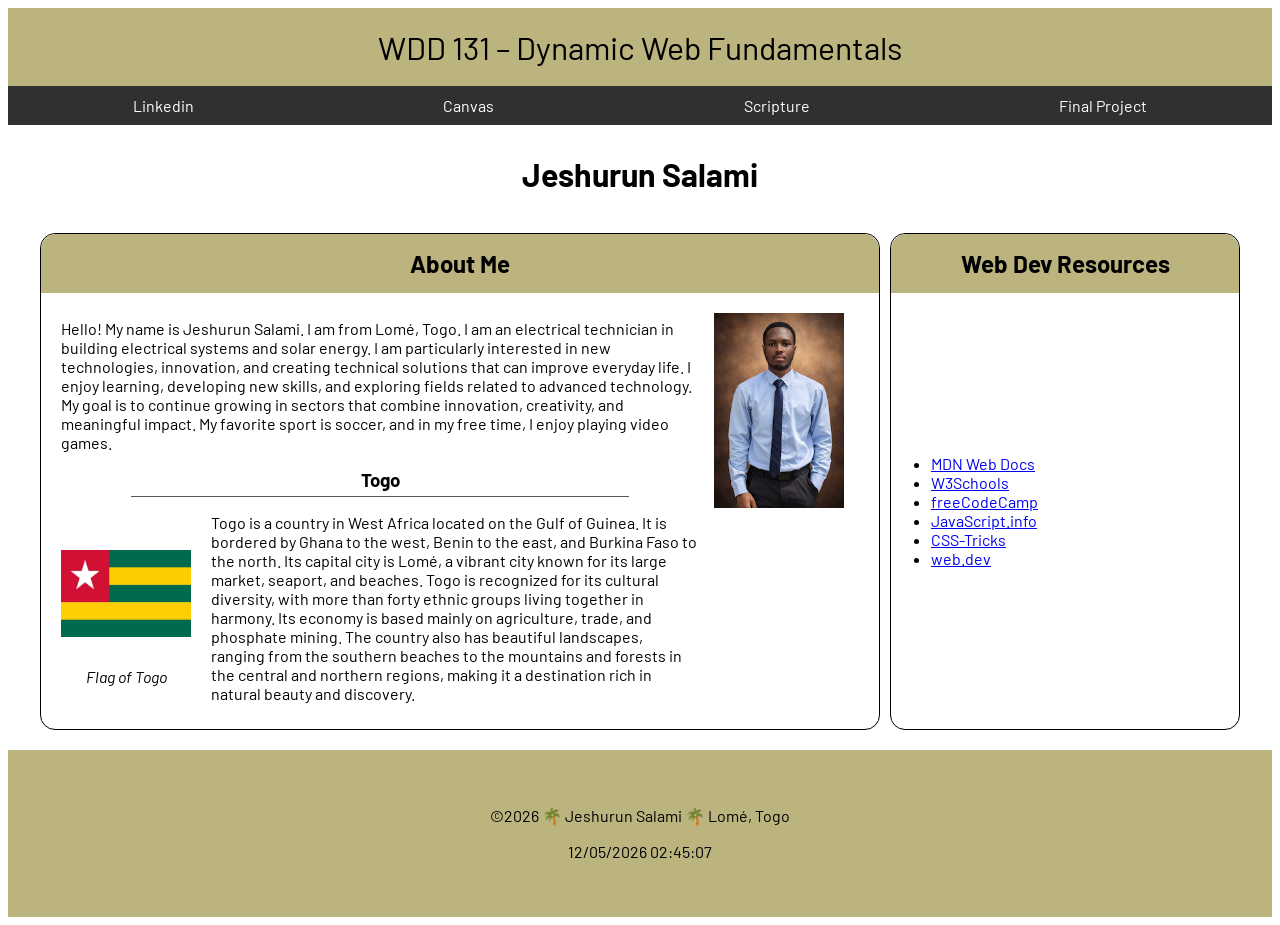
<file: index.html>
<!DOCTYPE html>
<html lang="en-US">

<head>
    <meta charset="UTF-8">
    <meta name="viewport" content="width=device-width, initial-scale=1.0">
    <meta name="description" content="Jeshurun Salami, WDD130, BYU-Idaho WDD130 course home page">
    <meta name="author" content="Jeshurun Salami">
    <title>WDD 131 – Dynamic Web Fundamentals – Jeshurun Salami</title>
    <link rel="stylesheet" href="styles/base.css">
    <script src="scripts/getdates.js" defer></script>

    <link rel="preconnect" href="https://fonts.googleapis.com">
    <link rel="preconnect" href="https://fonts.gstatic.com" crossorigin>
    <link
        href="https://fonts.googleapis.com/css2?family=Barlow:wght@100;400&family=Nunito+Sans:ital,opsz,wght@0,6..12,200..1000;1,6..12,200..1000&family=PT+Sans:ital,wght@0,400;0,700;1,400;1,700&family=Roboto+Flex:opsz,wght,XOPQ,XTRA,YOPQ,YTDE,YTFI,YTLC,YTUC@8..144,100..1000,96,468,79,-203,738,514,712&family=Roboto:ital@0;1&family=Ubuntu&display=swap"
        rel="stylesheet">
</head>

<body>
    <header>
        <span id="course-title">WDD 131 – Dynamic Web Fundamentals</span>
        <nav>
            <a href="www.linkedin.com/in/jeshurun-salami-6239023a9">Linkedin</a>
            <a href="https://byupw.instructure.com">Canvas</a>
            <a href="https://www.churchofjesuschrist.org/study/scriptures/ot/ps/23?lang=fra">Scripture</a>
            <a href="placeeholder">Final Project</a>
        </nav>
    </header>

    <main>
        <h1>Jeshurun Salami</h1>
        <div class="information">
            <section class="card">
                <h2>About Me</h2>
                <div class="good">
                    <div class="profile">
                        <p>Hello! My name is Jeshurun Salami. I am from Lomé, Togo. I am an electrical
                            technician in
                            building
                            electrical systems and solar energy. I am particularly interested in new
                            technologies,
                            innovation,
                            and creating technical solutions that can improve everyday life. I enjoy learning,
                            developing new
                            skills, and exploring fields related to advanced technology. My goal is to continue
                            growing in
                            sectors that combine innovation, creativity, and meaningful impact. My favorite
                            sport is
                            soccer, and
                            in my free time, I enjoy playing video games.</p>
                        <h3>Togo</h3>
                        <div class="country">
                            <figure>
                                <img src="images/flag-of-togo.png" alt="Flag of Togo">
                                <figcaption>Flag of Togo</figcaption>
                            </figure>
                            <p>Togo is a country in West Africa located on the Gulf of Guinea. It is bordered by
                                Ghana
                                to the west,
                                Benin to the east, and Burkina Faso to the north. Its capital city is Lomé, a
                                vibrant
                                city known for
                                its large market, seaport, and beaches. Togo is recognized for its cultural
                                diversity,
                                with more
                                than forty ethnic groups living together in harmony. Its economy is based mainly on
                                agriculture,
                                trade, and phosphate mining. The country also has beautiful landscapes, ranging from
                                the
                                southern
                                beaches to the mountains and forests in the central and northern regions, making it
                                a
                                destination
                                rich in natural beauty and discovery.</p>
                        </div>
                    </div>
                    <img src="images/profile.png" alt="Hello, my name is Jeshurun Salami" width="200">
                </div>
            </section>

            <section class="card">
                <h2>Web Dev Resources</h2>
                <ul>
                    <li><a href="https://developer.mozilla.org/">MDN Web Docs</a></li>
                    <li><a href="https://www.w3schools.com/">W3Schools</a></li>
                    <li><a href="https://www.freecodecamp.org/">freeCodeCamp</a></li>
                    <li><a href="https://javascript.info/">JavaScript.info</a></li>
                    <li><a href="https://css-tricks.com/">CSS-Tricks</a></li>
                    <li><a href="https://web.dev/">web.dev</a></li>
                </ul>
            </section>
        </div>
    </main>

    <footer>
        <p>&copy;<span id="currentyear"></span> 🌴 Jeshurun Salami 🌴 Lomé, Togo</p>
        <p id="lastModified"></p>
    </footer>
</body>

</html>
</file>
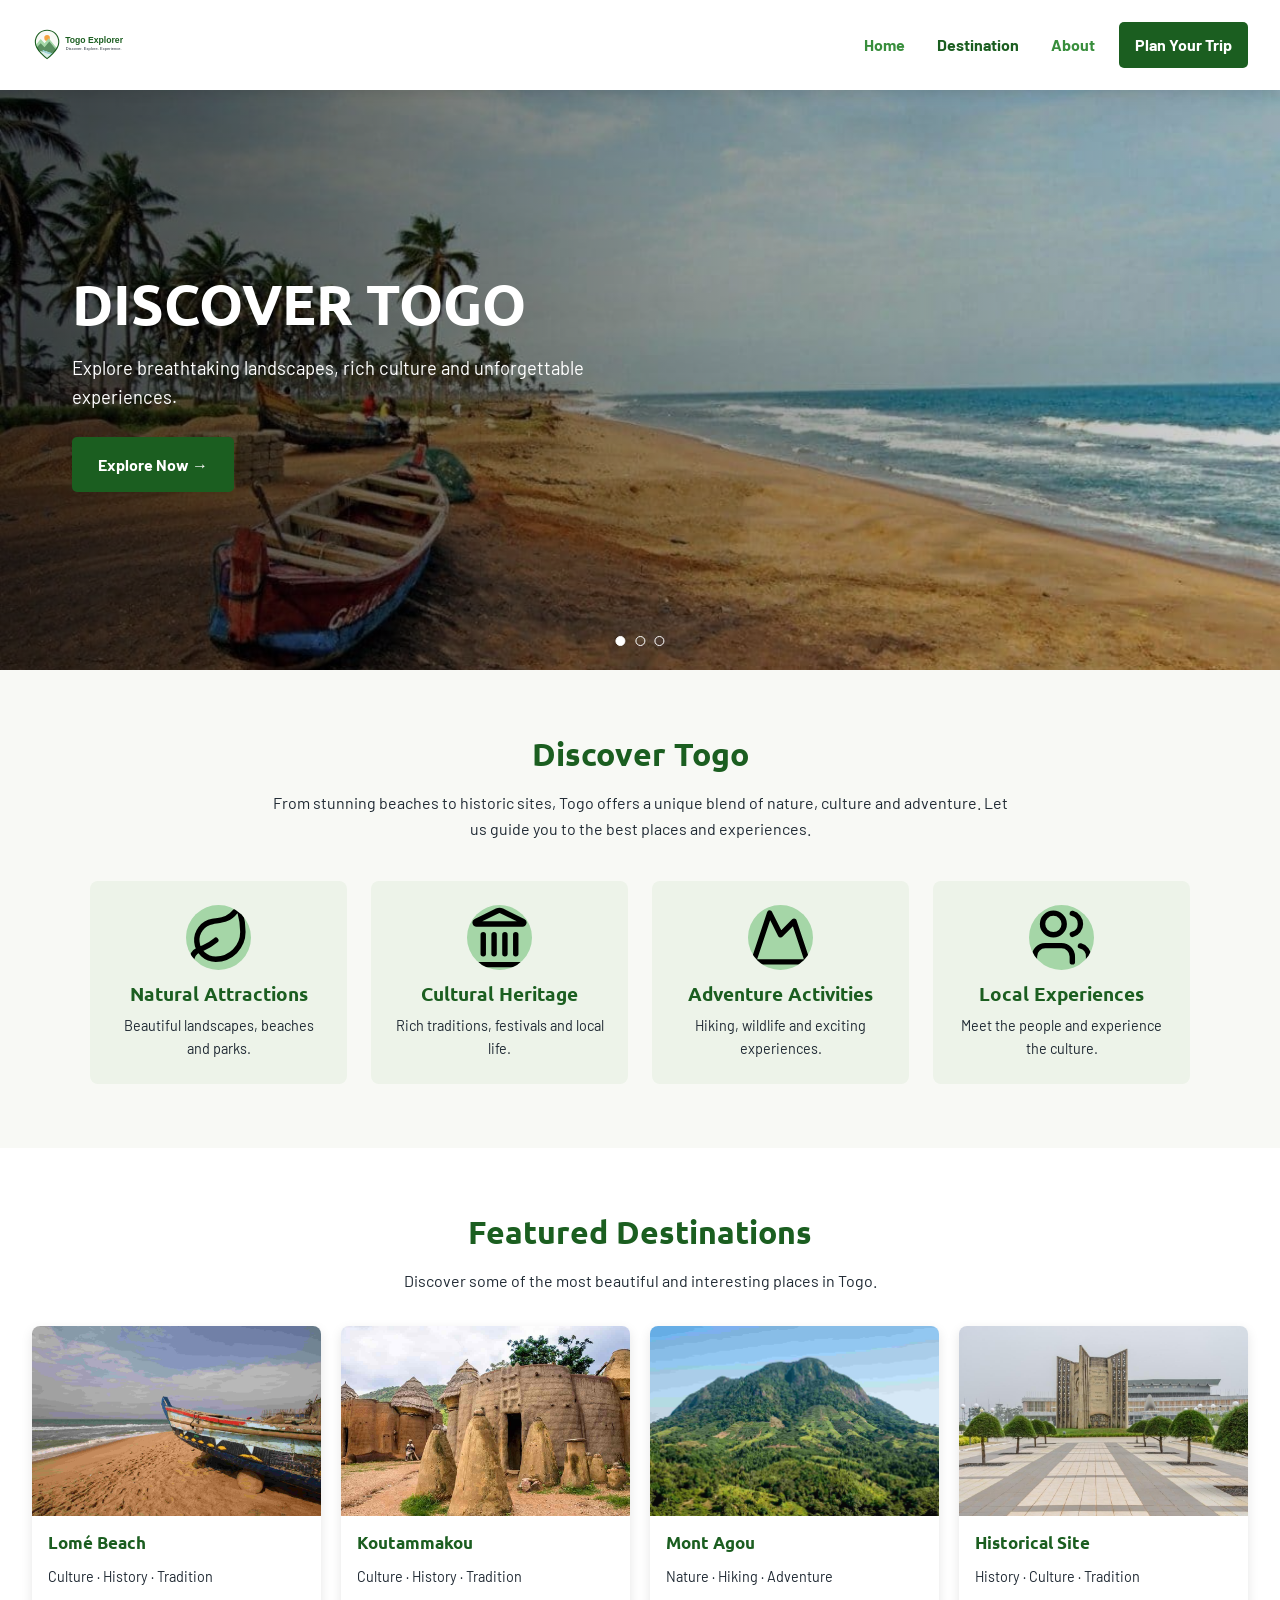
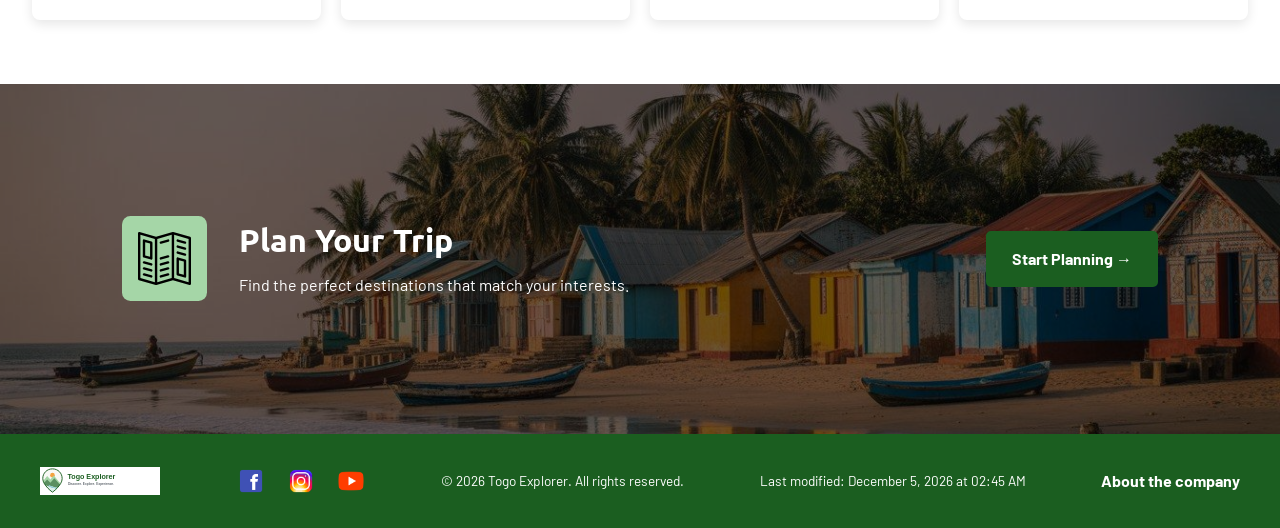
<file: project/index.html>
<!DOCTYPE html>
<html lang="en">

<head>
    <meta charset="UTF-8">
    <meta name="viewport" content="width=device-width, initial-scale=1.0">
    <meta name="description"
        content="Discover Togo's tourist destinations, cultural heritage, natural attractions, and local experiences with Togo Explorer.">
    <meta name="author" content="Jeshurun Salami">
    <title>Togo Explorer | Discover Togo</title>
    <link rel="stylesheet" href="styles/style.css">
    <script src="scripts/main.js" defer></script>

    <link rel="preconnect" href="https://fonts.googleapis.com">
    <link rel="preconnect" href="https://fonts.gstatic.com" crossorigin>
    <link
        href="https://fonts.googleapis.com/css2?family=Barlow:wght@100;400&family=Nunito+Sans:ital,opsz,wght@0,6..12,200..1000;1,6..12,200..1000&family=PT+Sans:ital,wght@0,400;0,700;1,400;1,700&family=Roboto+Flex:opsz,wght,XOPQ,XTRA,YOPQ,YTDE,YTFI,YTLC,YTUC@8..144,100..1000,96,468,79,-203,738,514,712&family=Roboto:ital@0;1&family=Ubuntu&display=swap"
        rel="stylesheet">
</head>

<body>

    <!-- Header -->
    <header>

        <div class="header-container">

            <!-- Logo -->
            <a href="index.html" class="logo">
                <img src="images/togo-explorer-logo.svg" alt="Togo Explorer logo">
            </a>

            <!-- Mobile menu button -->
            <button class="menu-toggle" type="button" aria-label="Open menu">
                ☰
            </button>

            <!-- Navigation -->
            <nav>
                <ul>
                    <li><a href="index.html" class="active">Home</a></li>
                    <li><a href="destinations.html">Destination</a></li>
                    <li><a href="about.html" class="active">About</a></li>
                    <li><a href="plan.html" class="plan-button">Plan Your Trip</a></li>
                </ul>
            </nav>

        </div>

    </header>


    <!-- Main content -->
    <main>

        <!-- Hero section -->
        <section class="hero">

            <div class="hero-images">
                <img src="images/hero1.jpg" alt="Beautiful beach along the coast of Lomé" class="hero-image active"
                    loading="lazy">
                <img src="images/hero2.jpg" alt="Beautiful landscapes of Togo" loading="lazy">
                <img src="images/hero3.jpg" alt="Green mountains and nature in Togo" loading="lazy">
            </div>

            <div class="hero-content">

                <h1>Discover Togo</h1>

                <p>
                    Explore breathtaking landscapes, rich culture
                    and unforgettable experiences.
                </p>

                <a href="destinations.html" class="button">
                    Explore Now →
                </a>

            </div>

            <!-- Hero image indicators -->
            <div class="hero-indicators">
                <span class="active"></span>
                <span></span>
                <span></span>
            </div>

        </section>


        <!-- Discover Togo -->
        <section class="discover">

            <h2>Discover Togo</h2>

            <p class="discover-intro">
                From stunning beaches to historic sites, Togo offers
                a unique blend of nature, culture and adventure.
                Let us guide you to the best places and experiences.
            </p>

            <!-- Four categories -->
            <div class="category-grid">

                <article class="category">
                    <img src="images/leaf.svg" alt="" class="category-icon">
                    <h3>Natural Attractions</h3>
                    <p>Beautiful landscapes, beaches and parks.</p>
                </article>


                <article class="category">
                    <img src="images/landmark.svg" alt="" class="category-icon">
                    <h3>Cultural Heritage</h3>
                    <p>Rich traditions, festivals and local life.</p>
                </article>


                <article class="category">
                    <img src="images/mountain.svg" alt="" class="category-icon">
                    <h3>Adventure Activities</h3>
                    <p>Hiking, wildlife and exciting experiences.</p>
                </article>


                <article class="category">
                    <img src="images/users.svg" alt="" class="category-icon">
                    <h3>Local Experiences</h3>
                    <p>Meet the people and experience the culture.</p>
                </article>

            </div>

        </section>


        <!-- Featured destinations -->
        <section class="featured">

            <h2>Featured Destinations</h2>

            <p>
                Discover some of the most beautiful and interesting
                places in Togo.
            </p>

            <div class="destination-grid">

                <!-- Lomé Beach -->
                <article class="destination-card">

                    <a href="destinations.html#lome-beach">

                        <div class="destination-info">

                        </div>
                    </a>

                </article>


                <!-- Koutammakou -->
                <article class="destination-card">

                    <a href="destinations.html#koutammakou">

                        <div class="destination-info">

                        </div>
                    </a>

                </article>


                <!-- Mont Agou -->
                <article class="destination-card">

                    <a href="destinations.html#mont-agou">

                        <div class="destination-info">

                        </div>
                    </a>

                </article>


                <!-- Historical site -->
                <article class="destination-card">

                    <a href="destinations.html#historical-site">

                        <div class="destination-info">

                        </div>
                    </a>

                </article>

            </div>

        </section>


        <!-- Plan Your Trip -->
        <section class="plan-banner">

            <img src="images/aneho.jpg" alt="Aného village coast" class="plan-background" loading="lazy">

            <div class="plan-content">

                <img src="images/brochure.svg" alt="Brochure Icon" class="plan-icon">

                <div>
                    <h2>Plan Your Trip</h2>

                    <p>
                        Find the perfect destinations
                        that match your interests.
                    </p>
                </div>

                <a href="plan.html" class="button">
                    Start Planning →
                </a>

            </div>

        </section>

    </main>


    <!-- Footer -->
    <footer>

        <div class="footer-container">

            <!-- Footer logo -->
            <a href="index.html" class="footer-logo">
                <img src="images/togo-explorer-logo.svg" alt="Togo Explorer logo">
            </a>

            <!-- Social media icons -->
            <div class="social-links">

                <a href="https://www.facebook.com/" aria-label="Facebook">
                    <img src="images/facebook.png" alt="Facebook Icon">
                </a>

                <a href="https://www.instagram.com/" aria-label="Instagram">
                    <img src="images/instagram.png" alt="Instagram Icon">
                </a>

                <a href="https://www.youtube.com/" aria-label="YouTube">
                    <img src="images/youtube.png" alt="Youtube Icon">
                </a>

            </div>

            <!-- Copyright and modification date -->
            <p>
                &copy; <span id="copyright-year">2026</span>
                Togo Explorer. All rights reserved.
            </p>

            <p>
                Last modified: <span id="last-modified"></span>
            </p>

            <a href="about.html">About the company</a>

        </div>

    </footer>

</body>

</html>
</file>
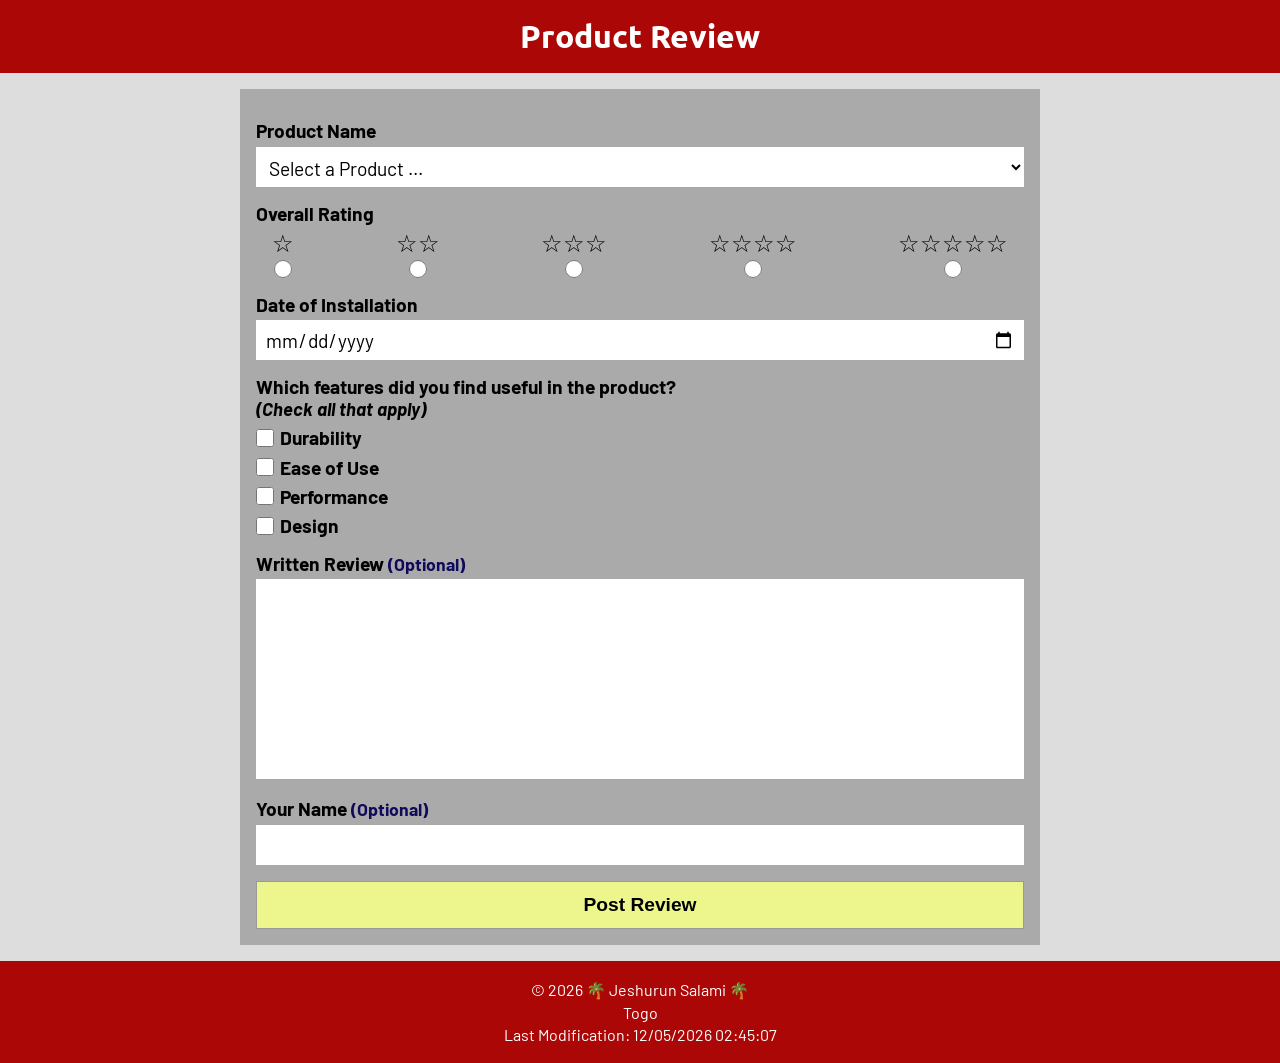
<file: form.html>
<!DOCTYPE html>
<html lang="en-US">

<head>
    <meta charset="UTF-8">
    <meta name="viewport" content="width=device-width, initial-scale=1.0">
    <meta name="description"
        content="Submit a product review and share your rating, experience, and useful product features.">
    <meta name="author" content="Jeshurun Salami">
    <title>Product Review</title>
    <link rel="stylesheet" href="styles/form.css">
    <script src="scripts/form.js" defer></script>

    <link rel="preconnect" href="https://fonts.googleapis.com">
    <link rel="preconnect" href="https://fonts.gstatic.com" crossorigin>
    <link
        href="https://fonts.googleapis.com/css2?family=Barlow:wght@100;400&family=Nunito+Sans:ital,opsz,wght@0,6..12,200..1000;1,6..12,200..1000&family=PT+Sans:ital,wght@0,400;0,700;1,400;1,700&family=Roboto+Flex:opsz,wght,XOPQ,XTRA,YOPQ,YTDE,YTFI,YTLC,YTUC@8..144,100..1000,96,468,79,-203,738,514,712&family=Roboto:ital@0;1&family=Ubuntu&display=swap"
        rel="stylesheet">
</head>

<body>
    <header>
        <h1>Product Review</h1>
    </header>

    <main>
        <form method="get" action="review.html">

            <div class="form-content">

                <label for="productName">Product Name</label>
                <select id="productName" name="productName" required>
                    <option value="" disabled selected>Select a Product ...</option>
                </select>


                <label>Overall Rating</label>

                <div class="rating">
                    <label for="rating1"><span>☆</span><input type="radio" id="rating1" name="rating" value="1"
                            required></label>

                    <label for="rating2"><span>☆☆</span><input type="radio" id="rating2" name="rating" value="2"
                            required></label>

                    <label for="rating3"><span>☆☆☆</span><input type="radio" id="rating3" name="rating" value="3"
                            required></label>

                    <label for="rating4"><span>☆☆☆☆</span><input type="radio" id="rating4" name="rating" value="4"
                            required></label>

                    <label for="rating5"><span>☆☆☆☆☆</span><input type="radio" id="rating5" name="rating" value="5"
                            required></label>
                </div>


                <label for="installDate">Date of Installation<input type="date" id="installDate" name="installDate"
                        required></label>


                <label>Which features did you find useful in the product?<span class="instruction">(Check all that
                        apply)</span></label>

                <div class="features">

                    <label for="durability"><input type="checkbox" id="durability" name="features"
                            value="durability">Durability</label>

                    <label for="easeOfUse"><input type="checkbox" id="easeOfUse" name="features"
                            value="ease-of-use">Ease of Use</label>

                    <label for="performance"><input type="checkbox" id="performance" name="features"
                            value="performance">Performance</label>

                    <label for="design"><input type="checkbox" id="design" name="features" value="design">Design</label>

                </div>


                <label for="writtenReview">Written Review <span class="optional">(Optional)</span></label>
                <textarea id="writtenReview" name="writtenReview"></textarea>

                <label for="userName">Your Name <span class="optional">(Optional)</span><input type="text" id="userName"
                        name="userName"></label>

                <input type="submit" value="Post Review">
            </div>

        </form>
    </main>

    <footer>
        <p>&copy; <span id="currentyear"></span> 🌴 Jeshurun Salami 🌴</p>
        <p>Togo</p>
        <p>Last Modification: <span id="lastModified"></span></p>
    </footer>

</body>

</html>
</file>
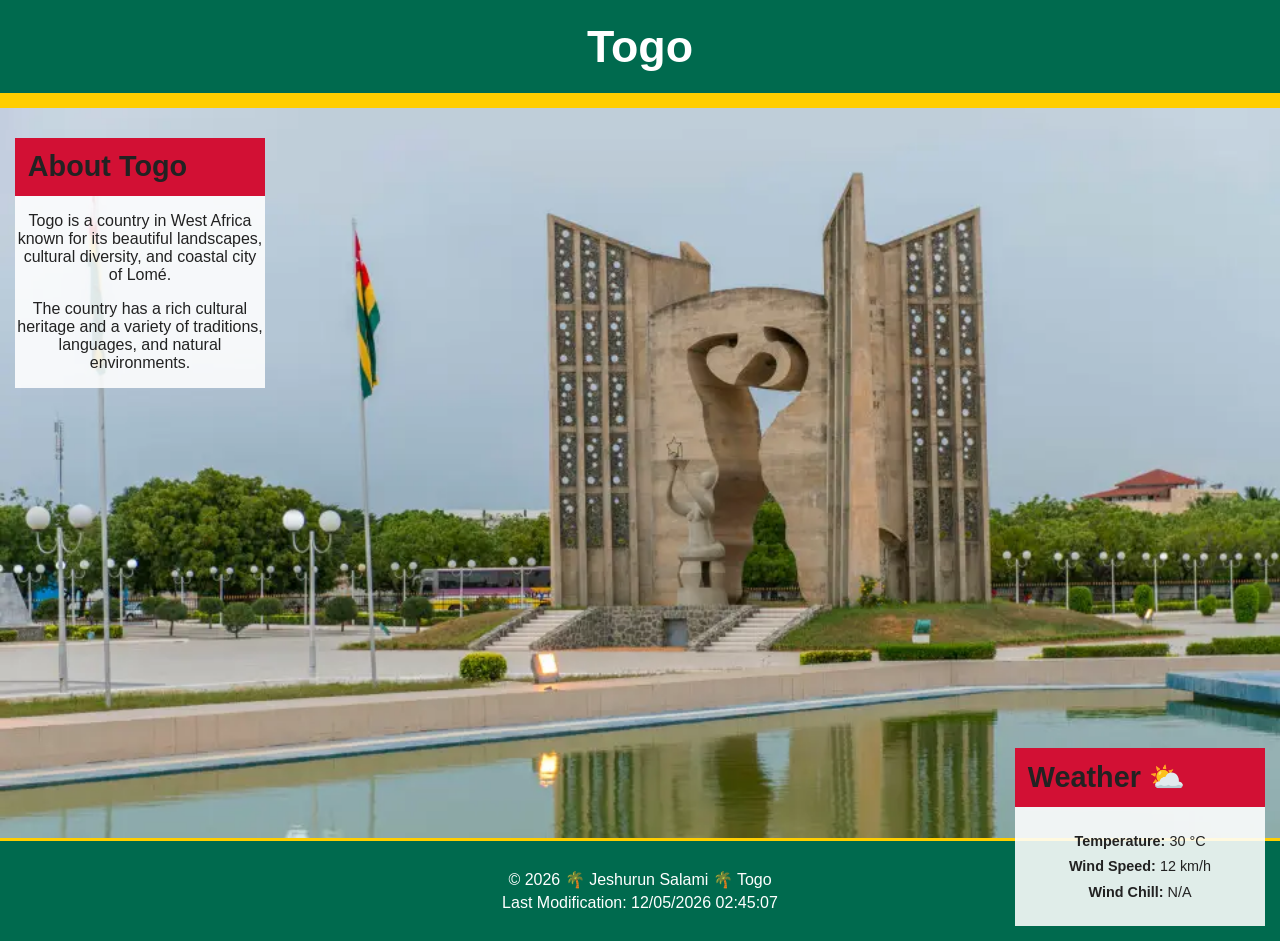
<file: place.html>
<!DOCTYPE html>
<html lang="en-US">

<head>
    <meta charset="UTF-8">
    <meta name="viewport" content="width=device-width, initial-scale=1.0">
    <meta name="description"
        content="A country page about Togo, featuring information about the country and its weather.">
    <meta name="author" content="Jeshurun Salami">
    <title>Togo | Country Page</title>
    <link rel="stylesheet" href="styles/place.css">
    <script src="scripts/place.js" defer></script>

    <link rel="preconnect" href="https://fonts.googleapis.com">
    <link rel="preconnect" href="https://fonts.gstatic.com" crossorigin>
    <link
        href="https://fonts.googleapis.com/css2?family=Barlow:wght@100;400&family=Nunito+Sans:ital,opsz,wght@0,6..12,200..1000;1,6..12,200..1000&family=PT+Sans:ital,wght@0,400;0,700;1,400;1,700&family=Roboto+Flex:opsz,wght,XOPQ,XTRA,YOPQ,YTDE,YTFI,YTLC,YTUC@8..144,100..1000,96,468,79,-203,738,514,712&family=Roboto:ital@0;1&family=Ubuntu&display=swap"
        rel="stylesheet">
</head>

<body>
    <header>
        <h1>Togo</h1>
    </header>

    <main>
        <section class="hero">
            <picture>
                <source srcset="images/independance-place.webp" media="(min-width: 700px)">
                <img src="images/independance-place.webp" alt="Togo Independence Place">
            </picture>
        </section>

        <section class="country-info">
            <h2>About Togo</h2>
            <p>
                Togo is a country in West Africa known for its beautiful
                landscapes, cultural diversity, and coastal city of Lomé.
            </p>
            <p>
                The country has a rich cultural heritage and a variety of
                traditions, languages, and natural environments.
            </p>
        </section>

        <section class="weather">
            <h2>Weather</h2>

            <div class="weather-icon">
                <img src="images/weather-icon.svg" alt="Weather Icon">
            </div>

            <div class="weather-data">
                <p><strong>Temperature:</strong> <span id="temperature">30 °C</span></p>
                <p><strong>Wind Speed:</strong> <span id="wind-speed">12 km/h</span></p>
                <p><strong>Wind Chill:</strong> <span id="wind-chill">N/A</span></p>
            </div>
        </section>
    </main>

    <footer>
        <p>&copy; <span id="currentyear"></span> 🌴 Jeshurun Salami 🌴 Togo</p>
        <p>Last Modification: <span id="lastModified"></span></p>
    </footer>
</body>

</html>
</file>
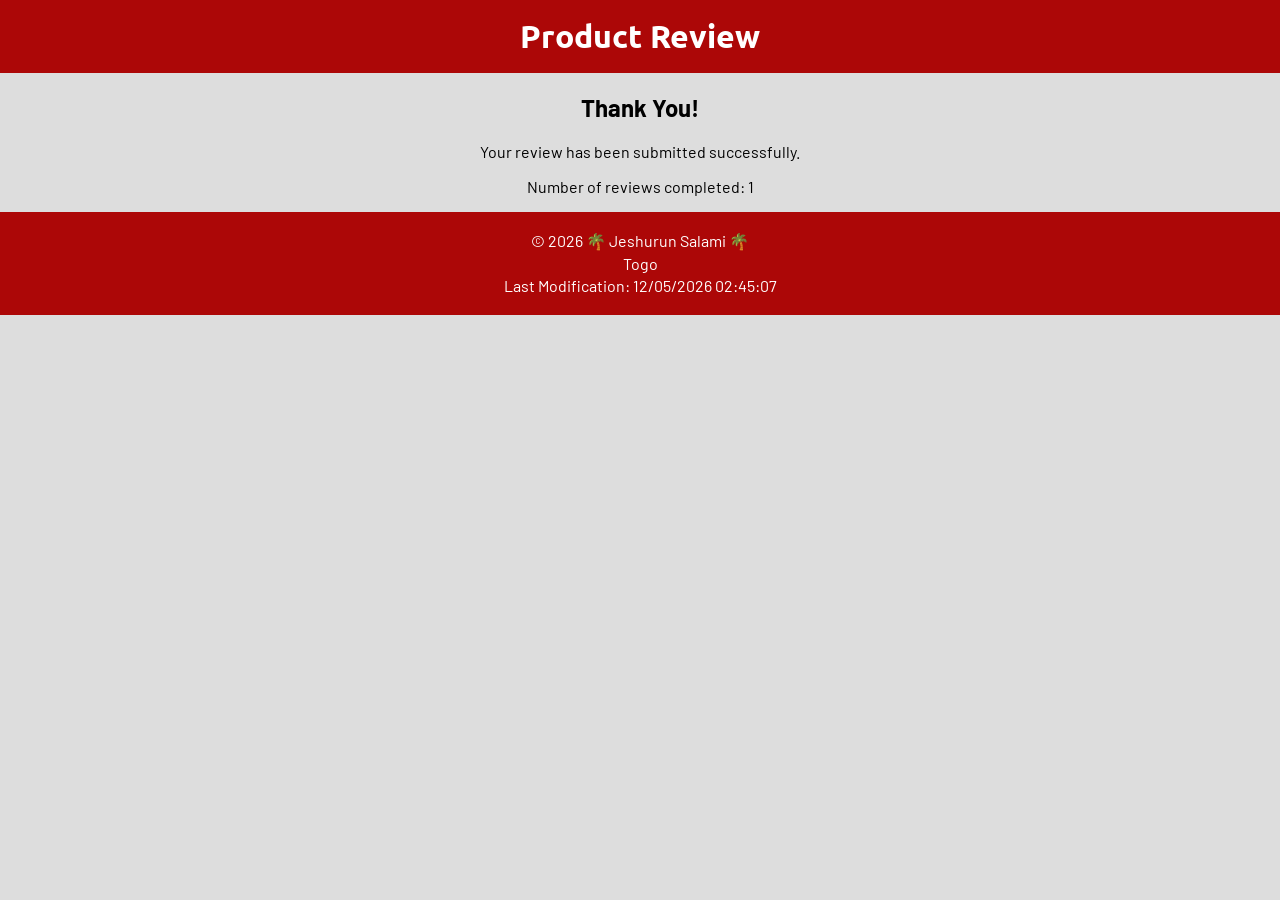
<file: review.html>
<!DOCTYPE html>

<html lang="en-US">

<head>
    <meta charset="UTF-8">
    <meta name="viewport" content="width=device-width, initial-scale=1.0">
    <meta name="description" content="Confirmation page showing that your product review was submitted successfully.">
    <meta name="author" content="Jeshurun Salami">
    <title>Review Submitted</title>
    <link rel="stylesheet" href="styles/form.css">
    <script src="scripts/form.js" defer></script>

    <link rel="preconnect" href="https://fonts.googleapis.com">
    <link rel="preconnect" href="https://fonts.gstatic.com" crossorigin>
    <link
        href="https://fonts.googleapis.com/css2?family=Barlow:wght@100;400&family=Nunito+Sans:ital,opsz,wght@0,6..12,200..1000;1,6..12,200..1000&family=PT+Sans:ital,wght@0,400;0,700;1,400;1,700&family=Roboto+Flex:opsz,wght,XOPQ,XTRA,YOPQ,YTDE,YTFI,YTLC,YTUC@8..144,100..1000,96,468,79,-203,738,514,712&family=Roboto:ital@0;1&family=Ubuntu&display=swap"
        rel="stylesheet">
</head>

<body>
    <header>
        <h1>Product Review</h1>
    </header>

    <main class="confirmation">
        <h2>Thank You!</h2>
        <p>Your review has been submitted successfully.</p>

        <p>
            Number of reviews completed:
            <span id="reviewCounter">0</span>
        </p>
    </main>

    <footer>
        <p>&copy; <span id="currentyear"></span> 🌴 Jeshurun Salami 🌴</p>
        <p>Togo</p>
        <p>Last Modification: <span id="lastModified"></span></p>
    </footer>

</body>

</html>
</file>
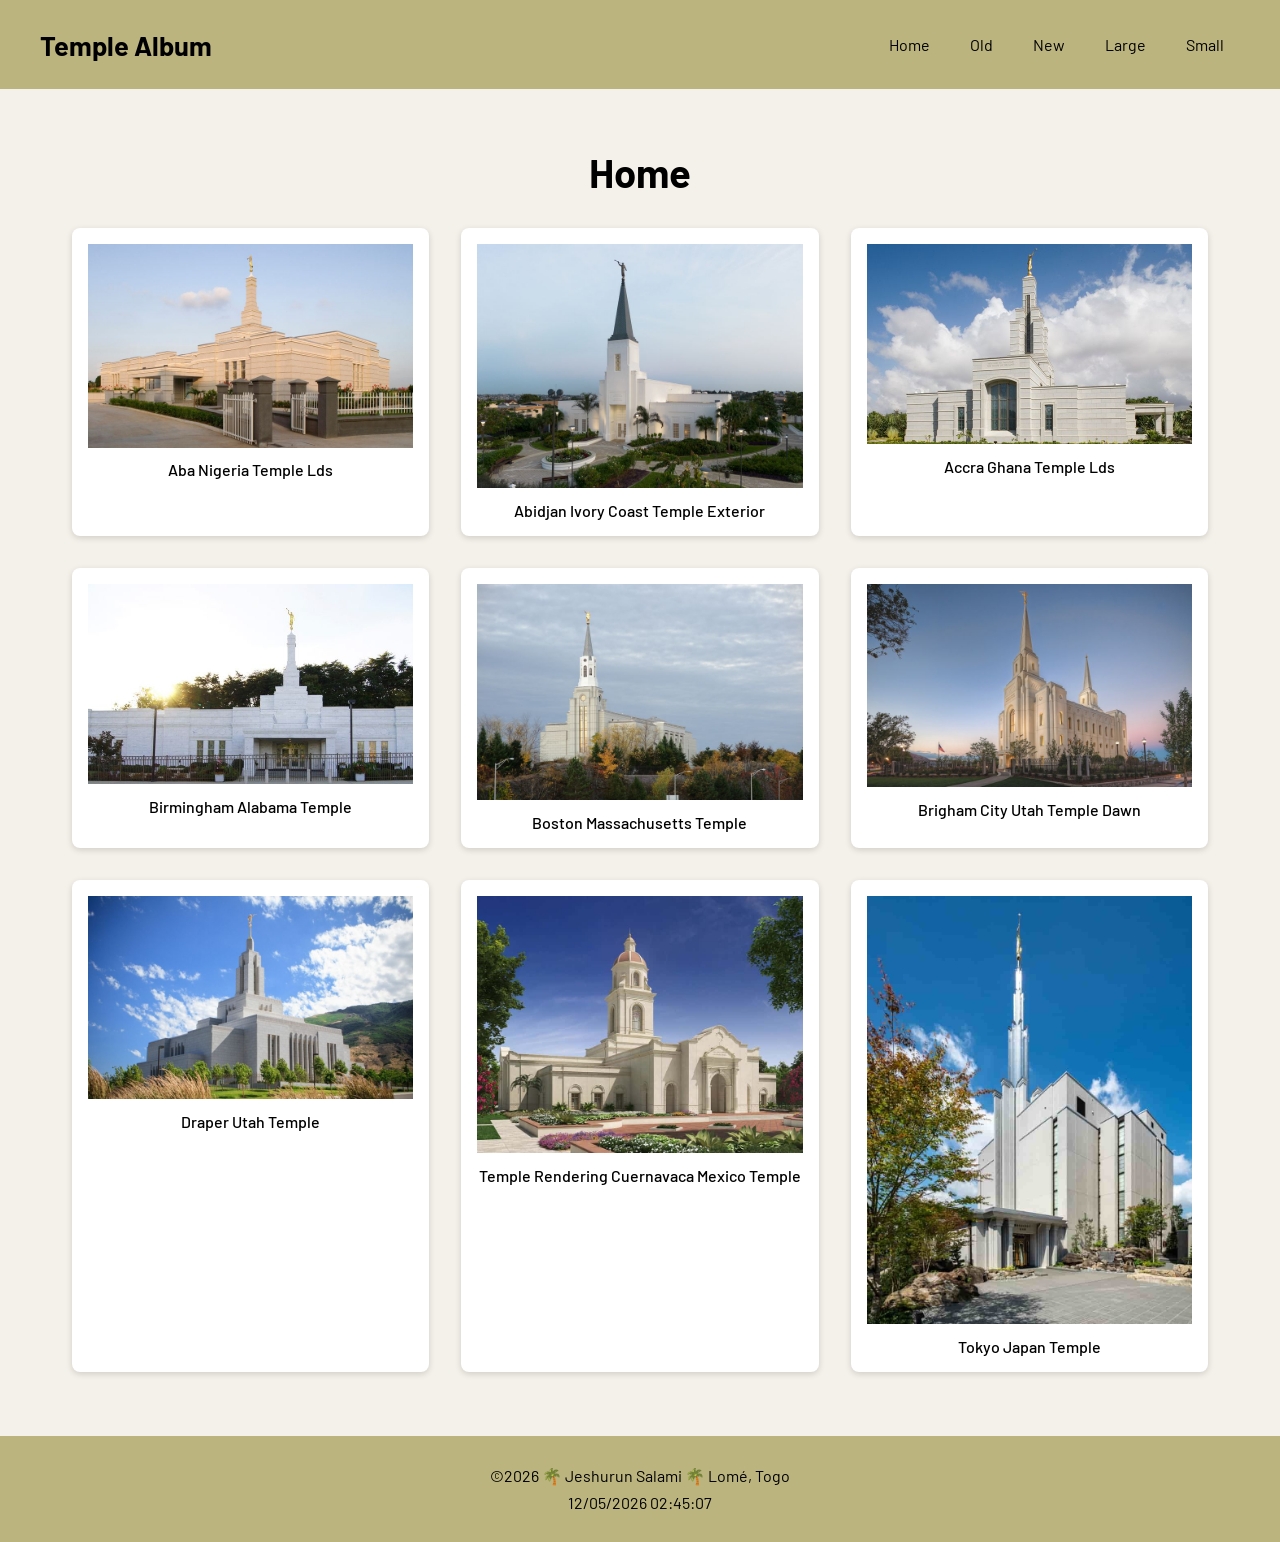
<file: temples.html>
<!DOCTYPE html>
<html lang="en-US">

<head>
    <meta charset="UTF-8">
    <meta name="viewport" content="width=device-width, initial-scale=1.0">

    <meta name="description" content="A responsive album of temples from around the world.">
    <meta name="author" content="Jeshurun Salami">

    <title>Temple Album</title>

    <link rel="stylesheet" href="styles/temples.css">
    <link rel="stylesheet" href="styles/temples-large.css">

    <script src="scripts/temples.js" defer></script>

    <link rel="preconnect" href="https://fonts.googleapis.com">
    <link rel="preconnect" href="https://fonts.gstatic.com" crossorigin>
    <link
        href="https://fonts.googleapis.com/css2?family=Barlow:wght@100;400&family=Nunito+Sans:ital,opsz,wght@0,6..12,200..1000;1,6..12,200..1000&family=PT+Sans:ital,wght@0,400;0,700;1,400;1,700&family=Roboto+Flex:opsz,wght,XOPQ,XTRA,YOPQ,YTDE,YTFI,YTLC,YTUC@8..144,100..1000,96,468,79,-203,738,514,712&family=Roboto:ital@0;1&family=Ubuntu&display=swap"
        rel="stylesheet">
</head>

<body>

    <header>
        <div class="header-content">
            <span class="site-title">Temple Album</span>

            <button id="menu-button" aria-label="Open navigation menu">
                ☰
            </button>

            <nav>
                <a href="#">Home</a>
                <a href="#">Old</a>
                <a href="#">New</a>
                <a href="#">Large</a>
                <a href="#">Small</a>
            </nav>
        </div>
    </header>

    <main>
        <h1>Home</h1>

        <div class="temple-grid">

            <figure>
                <img src="images/aba_temple_lds.jpeg" alt="Aba Nigeria Temple Lds.">
                <figcaption>Aba Nigeria Temple Lds</figcaption>
            </figure>

            <figure>
                <img src="images/abidjan_temple_exterior.jpeg" alt="Abidjan Ivory Coast Temple Exterior.">
                <figcaption>Abidjan Ivory Coast Temple Exterior</figcaption>
            </figure>

            <figure>
                <img src="images/accra_temple_lds.jpeg" alt="Accra Ghana Temple Lds.">
                <figcaption>Accra Ghana Temple Lds</figcaption>
            </figure>

            <figure>
                <img src="images/birmingham_temple.jpeg" alt="Birmingham Alabama Temple.">
                <figcaption>Birmingham Alabama Temple</figcaption>
            </figure>

            <figure>
                <img src="images/boston_temple.jpeg" alt="Boston Massachusetts Temple.">
                <figcaption>Boston Massachusetts Temple</figcaption>
            </figure>

            <figure>
                <img src="images/brigham_temple_dawn.jpeg" alt="Brigham City Utah Temple Dawn.">
                <figcaption>Brigham City Utah Temple Dawn</figcaption>
            </figure>

            <figure>
                <img src="images/draper_temple.jpeg" alt="Draper Utah Temple.">
                <figcaption>Draper Utah Temple</figcaption>
            </figure>

            <figure>
                <img src="images/rendering_temple.jpg" alt="Temple Rendering Cuernavaca Mexico Temple.">
                <figcaption>Temple Rendering Cuernavaca Mexico Temple</figcaption>
            </figure>

            <figure>
                <img src="images/tokyo_temple.jpg" alt="Tokyo Japan Temple.">
                <figcaption>Tokyo Japan Temple</figcaption>
            </figure>

        </div>
    </main>

    <footer>
        <p>&copy;<span id="currentyear"></span> 🌴 Jeshurun Salami 🌴 Lomé, Togo</p>
        <p id="lastModified"></p>
    </footer>

</body>

</html>
</file>
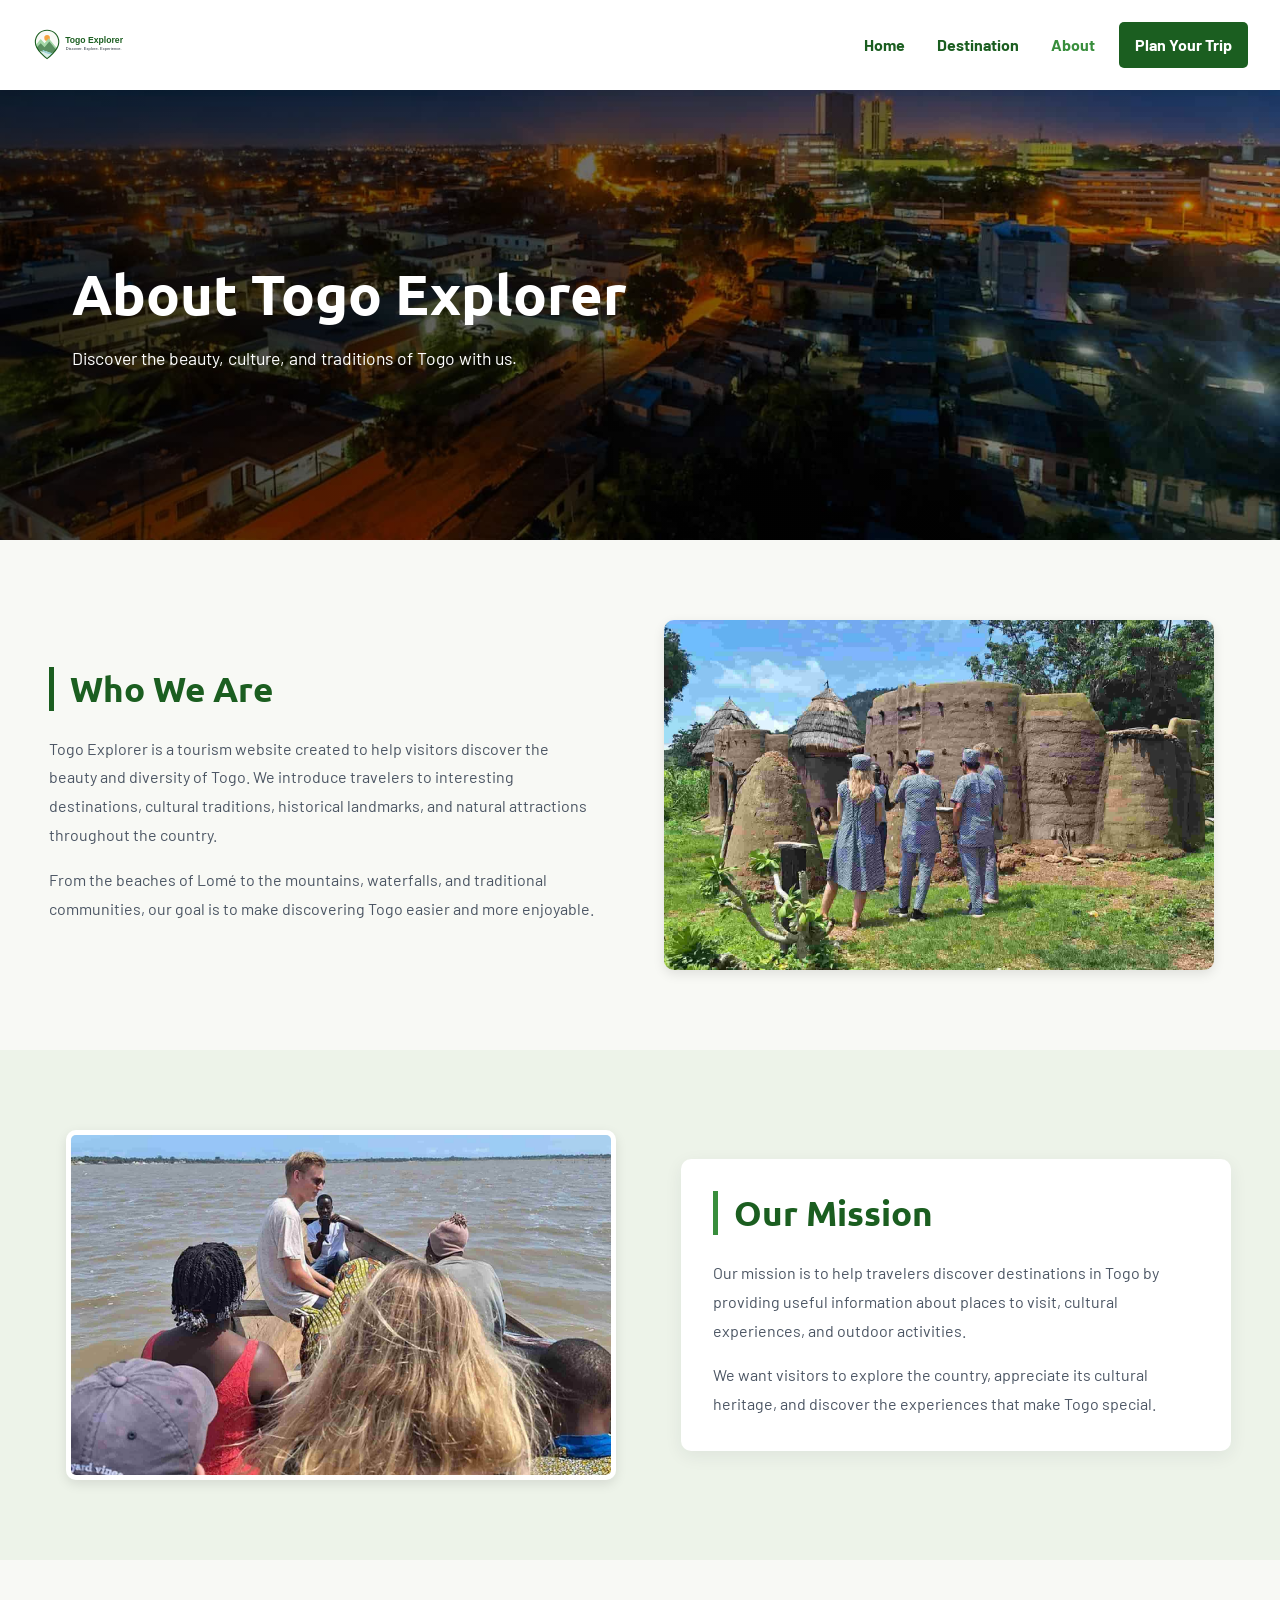
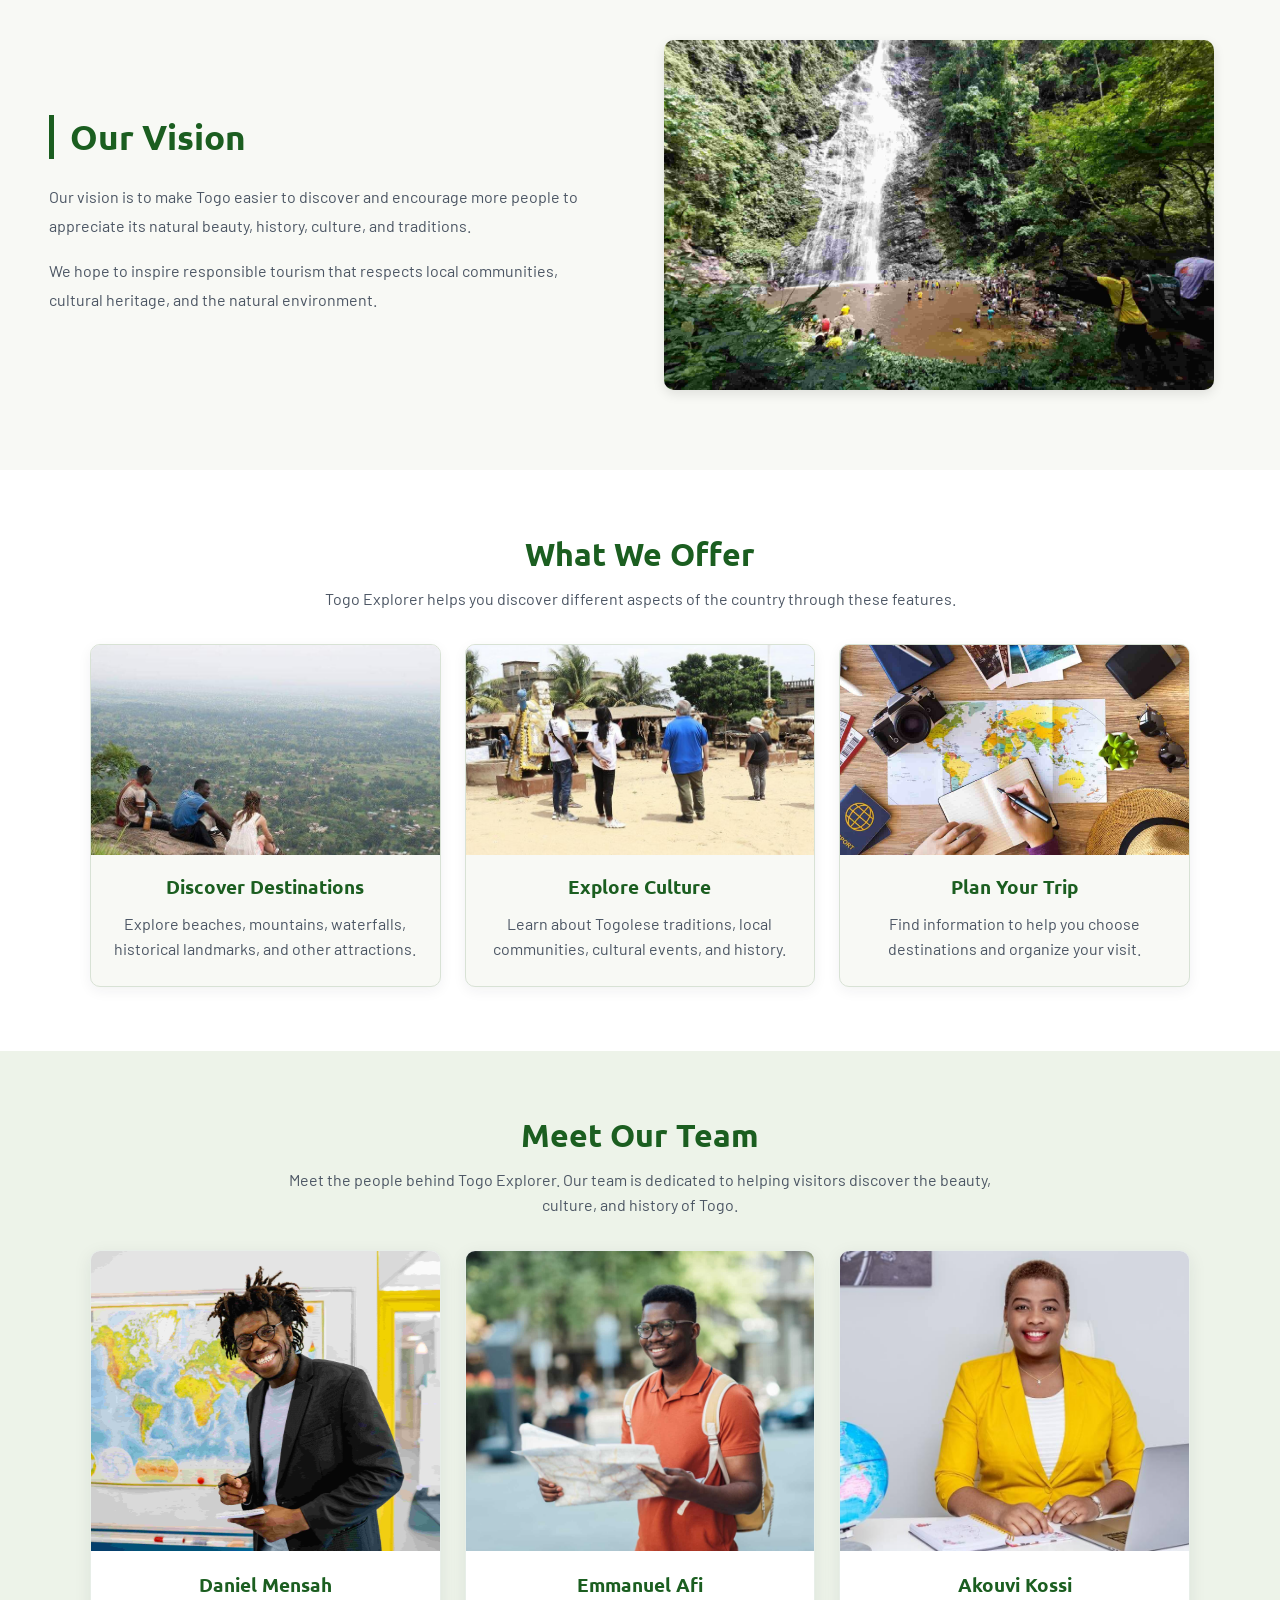
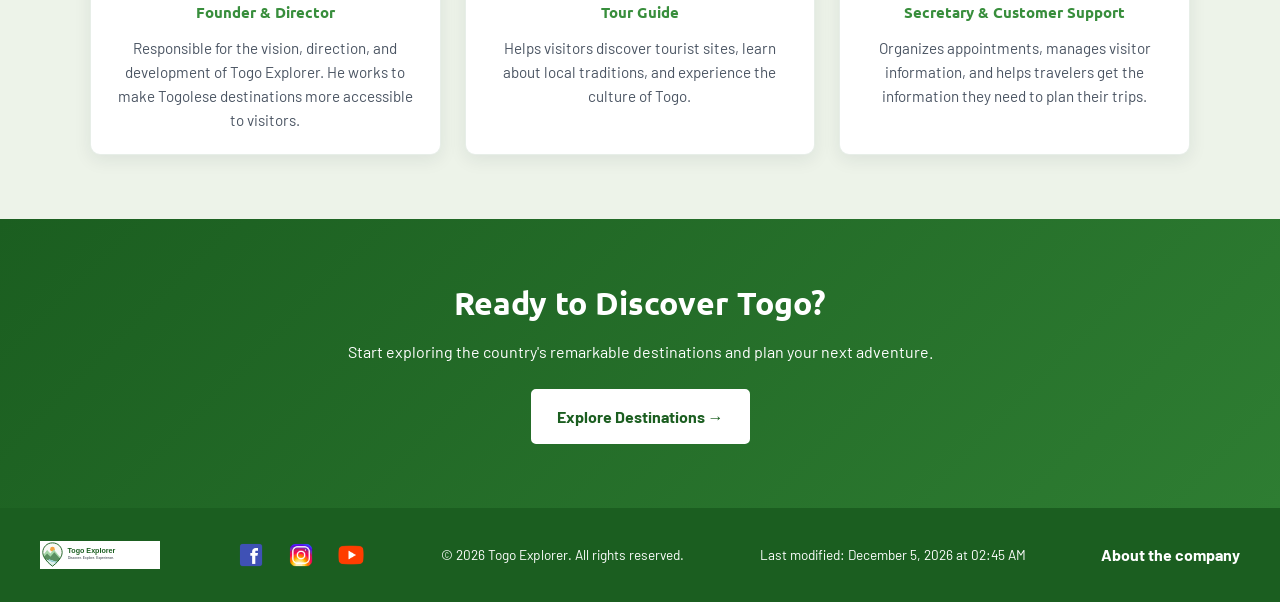
<file: project/about.html>
<!DOCTYPE html>
<html lang="en">

<head>
    <meta charset="UTF-8">
    <meta name="viewport" content="width=device-width, initial-scale=1.0">
    <meta name="description"
        content="Learn about Togo Explorer, our mission, our vision, and our commitment to helping visitors discover Togo.">
    <meta name="author" content="Jeshurun Salami">
    <title>About Us | Togo Explorer</title>
    <link rel="stylesheet" href="styles/style.css">
    <script src="scripts/main.js" defer></script>

    <link rel="preconnect" href="https://fonts.googleapis.com">
    <link rel="preconnect" href="https://fonts.gstatic.com" crossorigin>
    <link
        href="https://fonts.googleapis.com/css2?family=Barlow:wght@100;400&family=Nunito+Sans:ital,opsz,wght@0,6..12,200..1000;1,6..12,200..1000&family=PT+Sans:ital,wght@0,400;0,700;1,400;1,700&family=Roboto+Flex:opsz,wght,XOPQ,XTRA,YOPQ,YTDE,YTFI,YTLC,YTUC@8..144,100..1000,96,468,79,-203,738,514,712&family=Roboto:ital@0;1&family=Ubuntu&display=swap"
        rel="stylesheet">
</head>

<body>

    <!-- Header -->
    <header>
        <div class="header-container">

            <a href="about.html" class="logo">
                <img src="images/togo-explorer-logo.svg" alt="Togo Explorer logo">
            </a>

            <button class="menu-toggle" type="button" aria-label="Open menu">
                ☰
            </button>

            <nav>
                <ul>
                    <li><a href="index.html">Home</a></li>
                    <li><a href="destinations.html">Destination</a></li>
                    <li><a href="about.html" class="active">About</a></li>
                    <li><a href="plan.html" class="plan-button">Plan Your Trip</a></li>
                </ul>
            </nav>

        </div>
    </header>

    <!-- Main content -->
    <main>

        <!-- About introduction -->
        <section class="about-hero">

            <img src="images/about-hero.jpg" alt="Beautiful landscape representing Lomé">

            <div class="about-hero-content">
                <h1>About Togo Explorer</h1>

                <p>
                    Discover the beauty, culture, and traditions
                    of Togo with us.
                </p>
            </div>

        </section>

        <!-- Who We Are -->
        <section class="about-section">

            <div class="about-content">
                <h2>Who We Are</h2>

                <p>
                    Togo Explorer is a tourism website created to help
                    visitors discover the beauty and diversity of Togo.
                    We introduce travelers to interesting destinations,
                    cultural traditions, historical landmarks, and
                    natural attractions throughout the country.
                </p>

                <p>
                    From the beaches of Lomé to the mountains,
                    waterfalls, and traditional communities,
                    our goal is to make discovering Togo easier
                    and more enjoyable.
                </p>
            </div>

            <img src="images/torists.jpg" alt="People exploring and discovering places in Togo" loading="lazy">

        </section>

        <!-- Our Mission -->
        <section class="about-section mission-section">

            <div class="about-content">
                <h2>Our Mission</h2>

                <p>
                    Our mission is to help travelers discover
                    destinations in Togo by providing useful
                    information about places to visit, cultural
                    experiences, and outdoor activities.
                </p>

                <p>
                    We want visitors to explore the country,
                    appreciate its cultural heritage, and discover
                    the experiences that make Togo special.
                </p>
            </div>

            <img src="images/discovering.jpg" alt="Travelers discovering a destination in Togo" loading="lazy">

        </section>

        <!-- Our Vision -->
        <section class="about-section">

            <div class="about-content">
                <h2>Our Vision</h2>

                <p>
                    Our vision is to make Togo easier to discover
                    and encourage more people to appreciate its
                    natural beauty, history, culture, and traditions.
                </p>

                <p>
                    We hope to inspire responsible tourism that
                    respects local communities, cultural heritage,
                    and the natural environment.
                </p>
            </div>

            <img src="images/vision.jpg" alt="Natural scenery in Togo representing a vision for tourism" loading="lazy">

        </section>

        <!-- What We Offer -->
        <section class="about-offers">

            <h2>What We Offer</h2>

            <p>
                Togo Explorer helps you discover different
                aspects of the country through these features.
            </p>

            <div class="offer-grid">

                <article class="offer-card">
                    <img src="images/discover.jpg" alt="Tourist destination in Togo" loading="lazy">

                    <h3>Discover Destinations</h3>

                    <p>
                        Explore beaches, mountains, waterfalls,
                        historical landmarks, and other attractions.
                    </p>
                </article>

                <article class="offer-card">
                    <img src="images/explore.jpg" alt="Traditional Togolese cultural activity" loading="lazy">

                    <h3>Explore Culture</h3>

                    <p>
                        Learn about Togolese traditions, local
                        communities, cultural events, and history.
                    </p>
                </article>

                <article class="offer-card">
                    <img src="images/plan.jpg" alt="Travel planning for a visit to Togo" loading="lazy">

                    <h3>Plan Your Trip</h3>

                    <p>
                        Find information to help you choose
                        destinations and organize your visit.
                    </p>
                </article>

            </div>

        </section>

        <!-- Our Team -->
        <section class="our-team">

            <h2>Meet Our Team</h2>

            <p>
                Meet the people behind Togo Explorer.
                Our team is dedicated to helping visitors
                discover the beauty, culture, and history of Togo.
            </p>

            <div class="team-grid">

                <!-- Founder -->
                <article class="team-card">

                    <img src="images/founder.jpg" alt="Founder of Togo Explorer" loading="lazy">

                    <div class="team-info">
                        <h3>Daniel Mensah</h3>

                        <h4>Founder &amp; Director</h4>

                        <p>
                            Responsible for the vision, direction,
                            and development of Togo Explorer.
                            He works to make Togolese destinations
                            more accessible to visitors.
                        </p>
                    </div>

                </article>

                <!-- Tour Guide -->
                <article class="team-card">

                    <img src="images/guide.jpg" alt="Tour guide introducing visitors to Togo" loading="lazy">

                    <div class="team-info">
                        <h3>Emmanuel Afi</h3>

                        <h4>Tour Guide</h4>

                        <p>
                            Helps visitors discover tourist sites,
                            learn about local traditions, and
                            experience the culture of Togo.
                        </p>
                    </div>

                </article>

                <!-- Secretary -->
                <article class="team-card">

                    <img src="images/secretary.jpg" alt="Secretary of Togo Explorer" loading="lazy">

                    <div class="team-info">
                        <h3>Akouvi Kossi</h3>

                        <h4>Secretary &amp; Customer Support</h4>

                        <p>
                            Organizes appointments, manages
                            visitor information, and helps travelers
                            get the information they need
                            to plan their trips.
                        </p>
                    </div>

                </article>

            </div>

        </section>

        <!-- Call to Action -->
        <section class="about-cta">

            <h2>Ready to Discover Togo?</h2>

            <p>
                Start exploring the country's remarkable
                destinations and plan your next adventure.
            </p>

            <a href="destinations.html" class="button">
                Explore Destinations →
            </a>

        </section>

    </main>

    <!-- Footer -->
    <footer>

        <div class="footer-container">

            <!-- Footer logo -->
            <a href="index.html" class="footer-logo">
                <img src="images/togo-explorer-logo.svg" alt="Togo Explorer logo">
            </a>

            <!-- Social media icons -->
            <div class="social-links">

                <a href="https://www.facebook.com/" aria-label="Facebook">
                    <img src="images/facebook.png" alt="Facebook Icon">
                </a>

                <a href="https://www.instagram.com/" aria-label="Instagram">
                    <img src="images/instagram.png" alt="Instagram Icon">
                </a>

                <a href="https://www.youtube.com/" aria-label="YouTube">
                    <img src="images/youtube.png" alt="Youtube Icon">
                </a>

            </div>

            <!-- Copyright and modification date -->
            <p>
                &copy; <span id="copyright-year">2026</span>
                Togo Explorer. All rights reserved.
            </p>

            <p>
                Last modified: <span id="last-modified"></span>
            </p>

            <a href="about.html">About the company</a>

        </div>

    </footer>

</body>

</html>
</file>
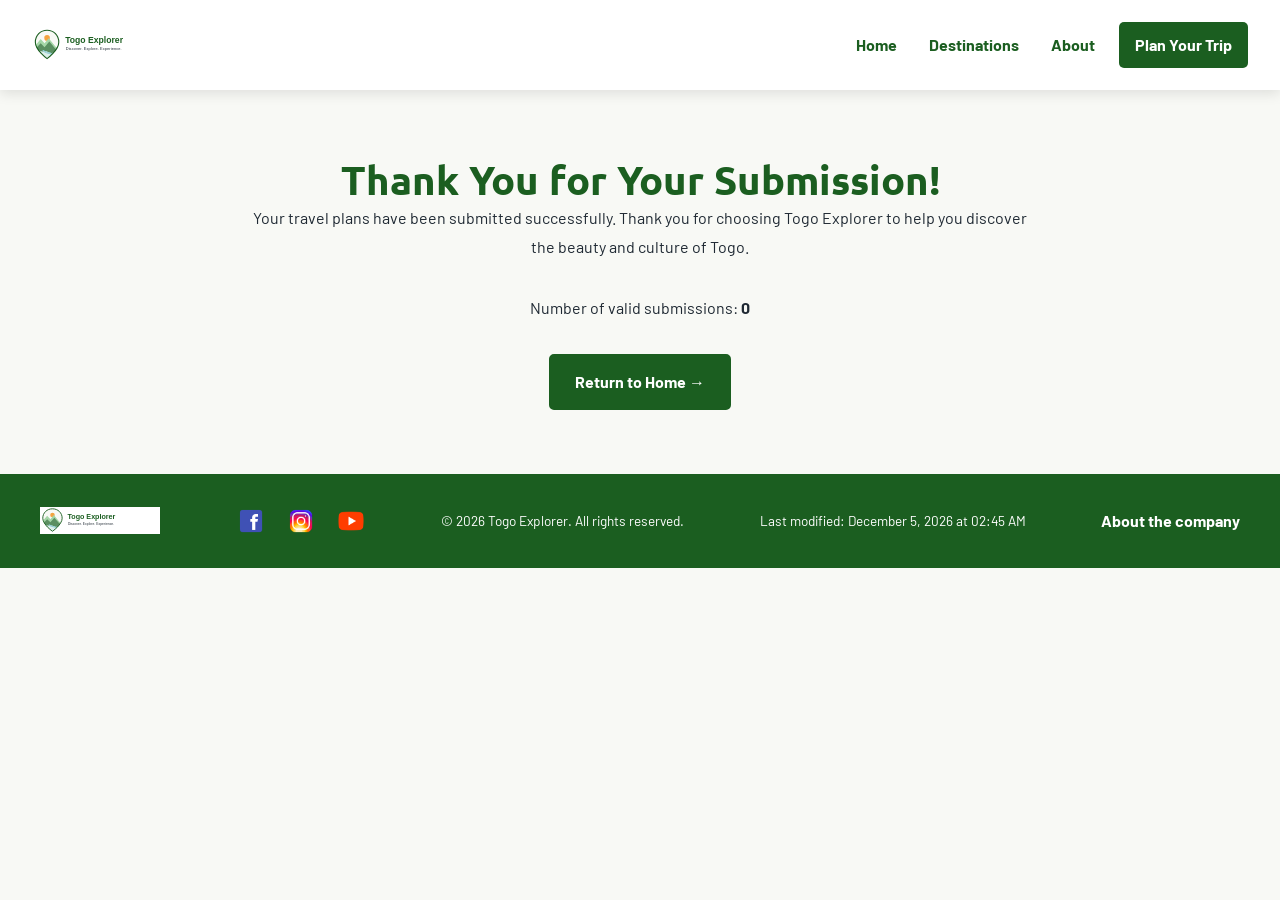
<file: project/confirmation.html>
<!DOCTYPE html>
<html lang="en">

<head>
    <meta charset="UTF-8">
    <meta name="viewport" content="width=device-width, initial-scale=1.0">
    <meta name="description" content="Confirmation of your travel plans submission to Togo Explorer.">
    <meta name="author" content="Jeshurun Salami">
    <title>Confirmation | Togo Explorer</title>
    <link rel="stylesheet" href="styles/style.css">
    <script src="scripts/main.js" defer></script>

    <link rel="preconnect" href="https://fonts.googleapis.com">
    <link rel="preconnect" href="https://fonts.gstatic.com" crossorigin>
    <link
        href="https://fonts.googleapis.com/css2?family=Barlow:wght@100;400&family=Nunito+Sans:ital,opsz,wght@0,6..12,200..1000;1,6..12,200..1000&family=PT+Sans:ital,wght@0,400;0,700;1,400;1,700&family=Roboto+Flex:opsz,wght,XOPQ,XTRA,YOPQ,YTDE,YTFI,YTLC,YTUC@8..144,100..1000,96,468,79,-203,738,514,712&family=Roboto:ital@0;1&family=Ubuntu&display=swap"
        rel="stylesheet">
</head>

<body>

    <!-- Header -->
    <header>
        <div class="header-container">

            <a href="index.html" class="logo">
                <img src="images/togo-explorer-logo.svg" alt="Togo Explorer logo">
            </a>

            <button class="menu-toggle" type="button" aria-label="Open navigation menu" aria-expanded="false">
                ☰
            </button>

            <nav>
                <ul>
                    <li><a href="index.html">Home</a></li>
                    <li><a href="destinations.html">Destinations</a></li>
                    <li><a href="about.html">About</a></li>
                    <li><a href="plan.html" class="plan-button">Plan Your Trip</a></li>
                </ul>
            </nav>

        </div>
    </header>

    <!-- Confirmation -->
    <main>
        <section class="travel-intro">
            <div class="section-container">

                <h1>Thank You for Your Submission!</h1>

                <p>
                    Your travel plans have been submitted successfully.
                    Thank you for choosing Togo Explorer to help you
                    discover the beauty and culture of Togo.
                </p>

                <p>
                    Number of valid submissions:
                    <strong id="submission-count">0</strong>
                </p>

                <a href="index.html" class="button">
                    Return to Home →
                </a>

            </div>
        </section>
    </main>

    <footer>
    
        <div class="footer-container">
    
            <!-- Footer logo -->
            <a href="index.html" class="footer-logo">
                <img src="images/togo-explorer-logo.svg" alt="Togo Explorer logo">
            </a>
    
            <!-- Social media icons -->
            <div class="social-links">
    
                <a href="https://www.facebook.com/" aria-label="Facebook">
                    <img src="images/facebook.png" alt="Facebook Icon">
                </a>
    
                <a href="https://www.instagram.com/" aria-label="Instagram">
                    <img src="images/instagram.png" alt="Instagram Icon">
                </a>
    
                <a href="https://www.youtube.com/" aria-label="YouTube">
                    <img src="images/youtube.png" alt="Youtube Icon">
                </a>
    
            </div>
    
            <!-- Copyright and modification date -->
            <p>
                &copy; <span id="copyright-year">2026</span>
                Togo Explorer. All rights reserved.
            </p>
    
            <p>
                Last modified: <span id="last-modified"></span>
            </p>
    
            <a href="about.html">About the company</a>
    
        </div>
    
    </footer>

</body>

</html>
</file>
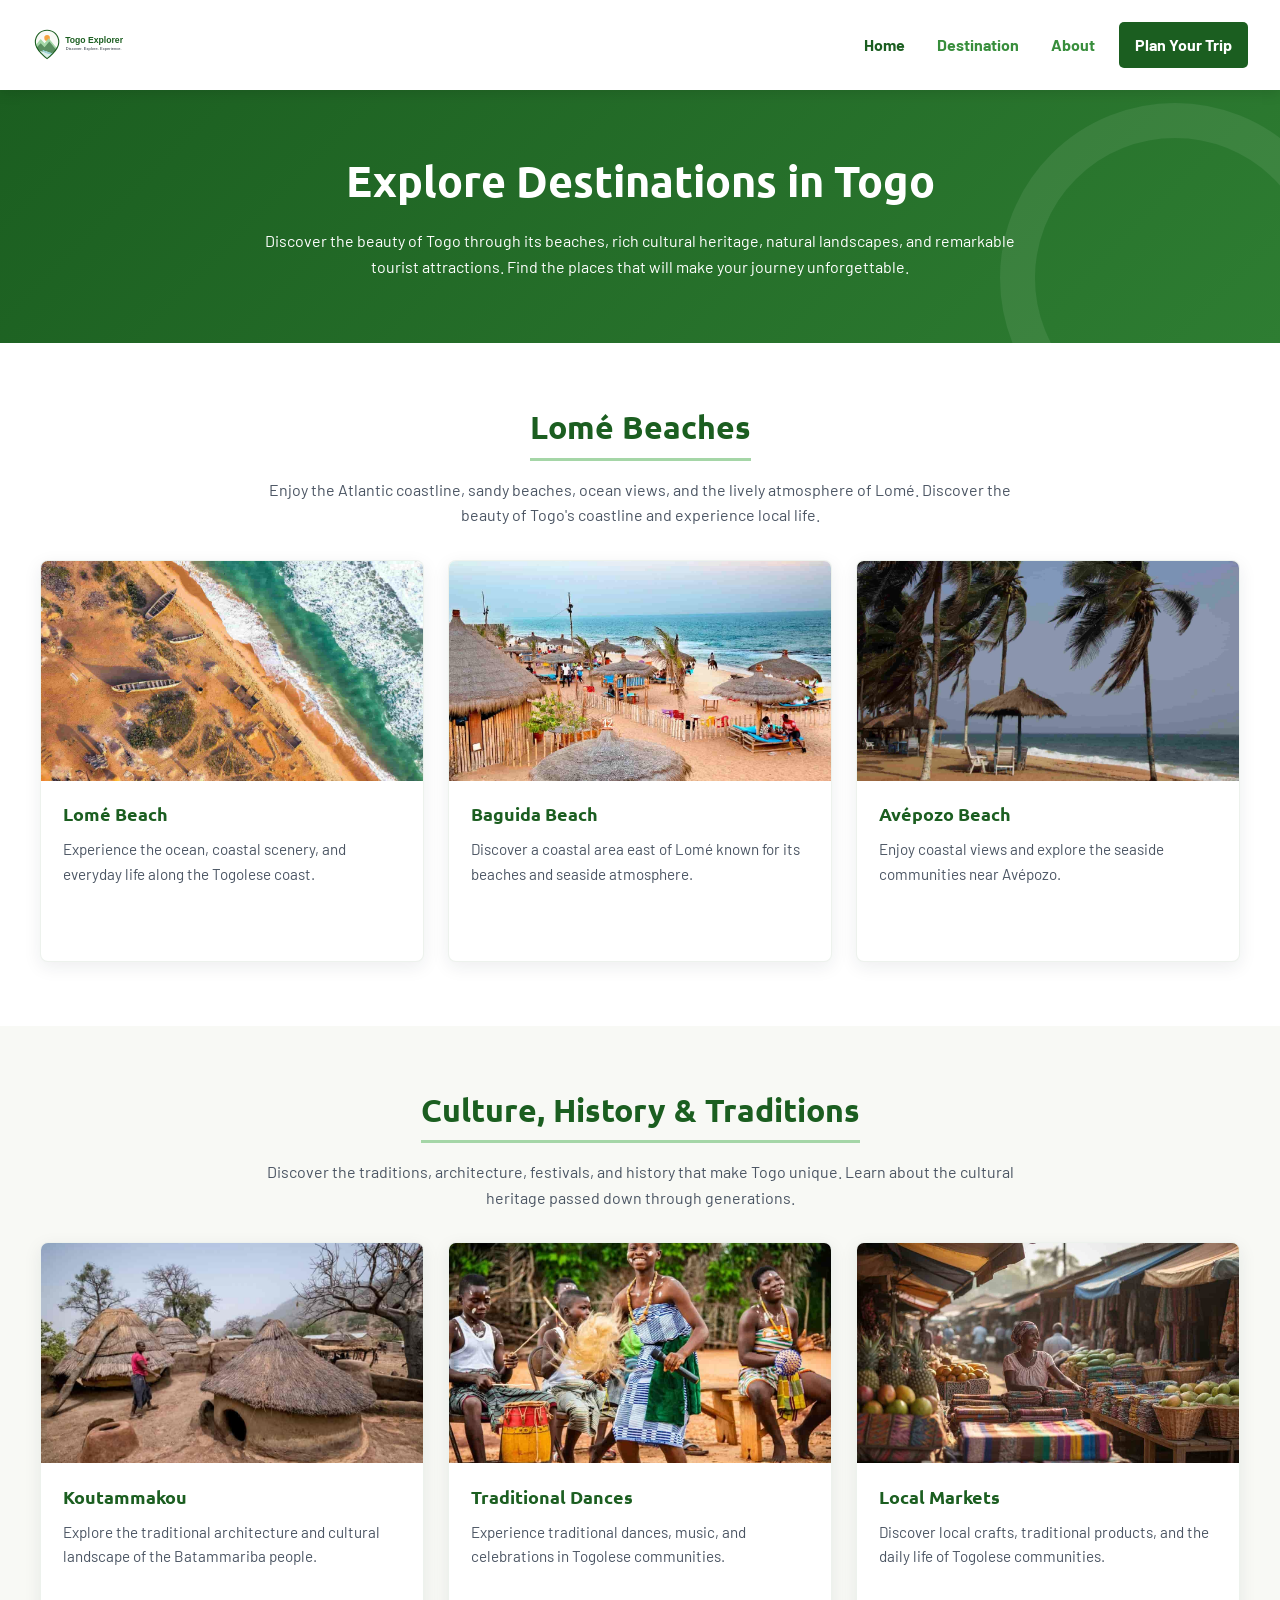
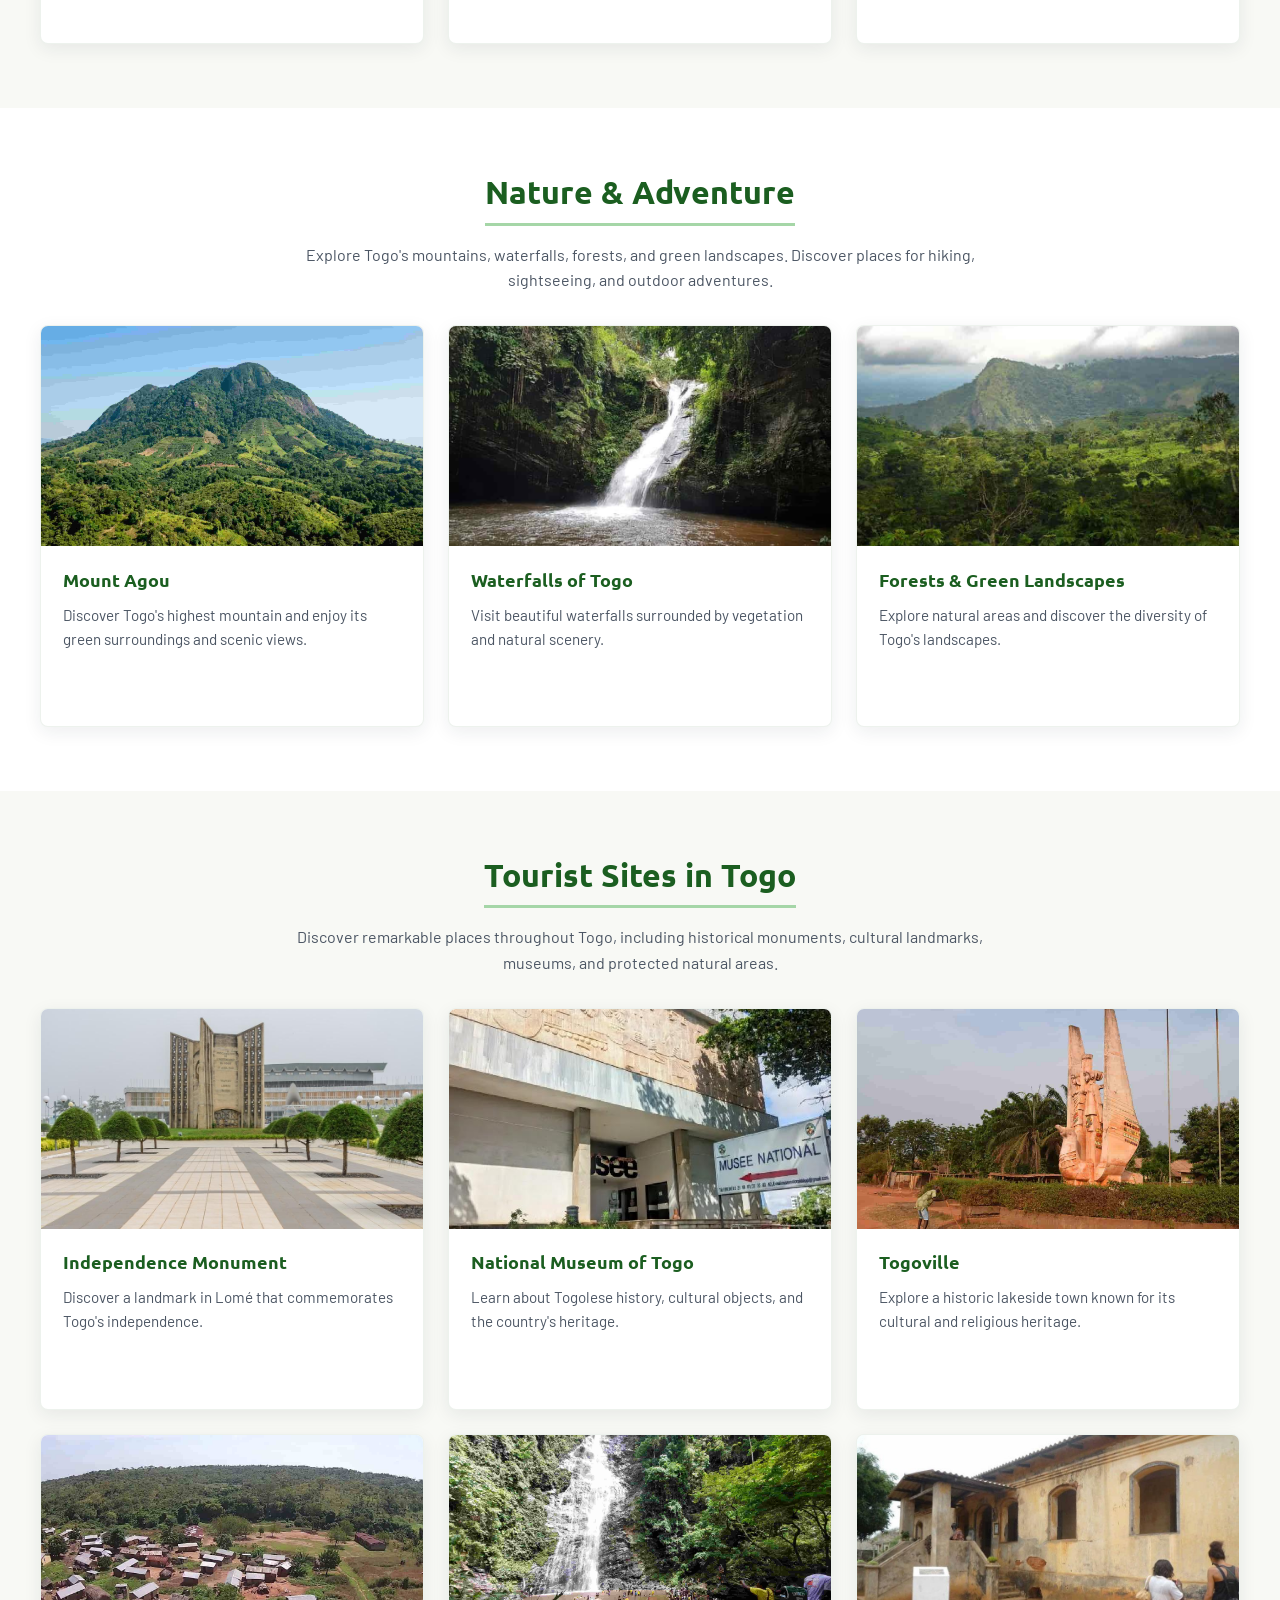
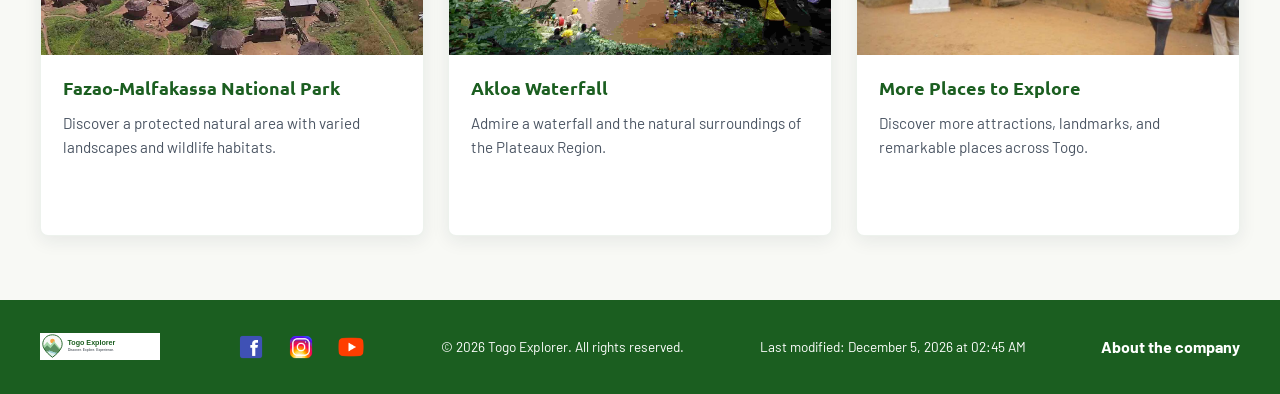
<file: project/destinations.html>
<!DOCTYPE html>
<html lang="en">

<head>
    <meta charset="UTF-8">
    <meta name="viewport" content="width=device-width, initial-scale=1.0">
    <meta name="description"
        content="Explore the beaches, culture, history, traditions, and natural attractions of Togo with Togo Explorer.">
    <meta name="author" content="Jeshurun Salami">
    <title>Destinations | Togo Explorer</title>
    <link rel="stylesheet" href="styles/style.css">
    <script src="scripts/main.js" defer></script>

    <link rel="preconnect" href="https://fonts.googleapis.com">
    <link rel="preconnect" href="https://fonts.gstatic.com" crossorigin>
    <link
        href="https://fonts.googleapis.com/css2?family=Barlow:wght@100;400&family=Nunito+Sans:ital,opsz,wght@0,6..12,200..1000;1,6..12,200..1000&family=PT+Sans:ital,wght@0,400;0,700;1,400;1,700&family=Roboto+Flex:opsz,wght,XOPQ,XTRA,YOPQ,YTDE,YTFI,YTLC,YTUC@8..144,100..1000,96,468,79,-203,738,514,712&family=Roboto:ital@0;1&family=Ubuntu&display=swap"
        rel="stylesheet">
</head>

<body>

    <!-- Header -->
    <header>
        <div class="header-container">
            <a href="index.html" class="logo">
                <img src="images/togo-explorer-logo.svg" alt="Togo Explorer logo">
            </a>

            <button class="menu-toggle" type="button" aria-label="Open menu">
                ☰
            </button>

            <nav>
                <ul>
                    <li><a href="index.html">Home</a></li>
                    <li><a href="destinations.html" class="active">Destination</a></li>
                    <li><a href="about.html" class="active">About</a></li>
                    <li><a href="plan.html" class="plan-button">Plan Your Trip</a></li>
                </ul>
            </nav>

        </div>
    </header>

    <!-- Main content -->
    <main>

        <!-- Page introduction -->
        <section class="destinations-intro">
            <h1>Explore Destinations in Togo</h1>

            <p>
                Discover the beauty of Togo through its beaches,
                rich cultural heritage, natural landscapes,
                and remarkable tourist attractions.
                Find the places that will make your journey unforgettable.
            </p>
        </section>

        <!-- Section 1: Lomé Beaches -->
        <section class="destination-section" id="lome-beach">

            <div class="section-heading">
                <h2>Lomé Beaches</h2>

                <p>
                    Enjoy the Atlantic coastline, sandy beaches,
                    ocean views, and the lively atmosphere of Lomé.
                    Discover the beauty of Togo's coastline and
                    experience local life.
                </p>
            </div>

            <div class="destination-grid">

                <article class="destination-card">
                    <img src="images/lomé-beach2.jpg" alt="Sandy beach along the coast of Lomé" loading="lazy">

                    <div class="destination-info">
                        <h3>Lomé Beach</h3>
                        <p>
                            Experience the ocean, coastal scenery,
                            and everyday life along the Togolese coast.
                        </p>
                    </div>
                </article>

                <article class="destination-card">
                    <img src="images/baguida-beach.jpg" alt="Beach scenery in Baguida near Lomé" loading="lazy">

                    <div class="destination-info">
                        <h3>Baguida Beach</h3>
                        <p>
                            Discover a coastal area east of Lomé
                            known for its beaches and seaside atmosphere.
                        </p>
                    </div>
                </article>

                <article class="destination-card">
                    <img src="images/avepozo-beach.jpg" alt="Atlantic coastline near Avépozo in Togo" loading="lazy">

                    <div class="destination-info">
                        <h3>Avépozo Beach</h3>
                        <p>
                            Enjoy coastal views and explore the
                            seaside communities near Avépozo.
                        </p>
                    </div>
                </article>

            </div>
        </section>

        <!-- Section 2: Culture, History and Traditions -->
        <section class="destination-section" id="koutammakou">

            <div class="section-heading">
                <h2>Culture, History &amp; Traditions</h2>

                <p>
                    Discover the traditions, architecture, festivals,
                    and history that make Togo unique.
                    Learn about the cultural heritage passed down
                    through generations.
                </p>
            </div>

            <div class="destination-grid">

                <article class="destination-card">
                    <img src="images/koutamakou2.jpg" alt="Traditional Takienta tower houses in Koutammakou"
                        loading="lazy">

                    <div class="destination-info">
                        <h3>Koutammakou</h3>
                        <p>
                            Explore the traditional architecture and
                            cultural landscape of the Batammariba people.
                        </p>
                    </div>
                </article>

                <article class="destination-card">
                    <img src="images/traditional-dance.jpg" alt="Traditional Togolese dance and cultural clothing"
                        loading="lazy">

                    <div class="destination-info">
                        <h3>Traditional Dances</h3>
                        <p>
                            Experience traditional dances, music,
                            and celebrations in Togolese communities.
                        </p>
                    </div>
                </article>

                <article class="destination-card">
                    <img src="images/traditional-market.jpg" alt="Traditional market displaying local Togolese products"
                        loading="lazy">

                    <div class="destination-info">
                        <h3>Local Markets</h3>
                        <p>
                            Discover local crafts, traditional products,
                            and the daily life of Togolese communities.
                        </p>
                    </div>
                </article>

            </div>
        </section>

        <!-- Section 3: Nature and Adventure -->
        <section class="destination-section" id="mont-agou">

            <div class="section-heading">
                <h2>Nature &amp; Adventure</h2>

                <p>
                    Explore Togo's mountains, waterfalls, forests,
                    and green landscapes. Discover places for hiking,
                    sightseeing, and outdoor adventures.
                </p>
            </div>

            <div class="destination-grid">

                <article class="destination-card">
                    <img src="images/mont-agou.jpg" alt="Green mountain landscape of Mount Agou in Togo"
                        loading="lazy">

                    <div class="destination-info">
                        <h3>Mount Agou</h3>
                        <p>
                            Discover Togo's highest mountain and enjoy
                            its green surroundings and scenic views.
                        </p>
                    </div>
                </article>

                <article class="destination-card">
                    <img src="images/watherfall.jpg" alt="Waterfall surrounded by green vegetation in Togo"
                        loading="lazy">

                    <div class="destination-info">
                        <h3>Waterfalls of Togo</h3>
                        <p>
                            Visit beautiful waterfalls surrounded
                            by vegetation and natural scenery.
                        </p>
                    </div>
                </article>

                <article class="destination-card">
                    <img src="images/forest.jpg" alt="Green forest landscape in Togo" loading="lazy">

                    <div class="destination-info">
                        <h3>Forests &amp; Green Landscapes</h3>
                        <p>
                            Explore natural areas and discover
                            the diversity of Togo's landscapes.
                        </p>
                    </div>
                </article>

            </div>
        </section>

        <!-- Section 4: Tourist Sites in Togo -->
        <section class="destination-section" id="historical-site">

            <div class="section-heading">
                <h2>Tourist Sites in Togo</h2>

                <p>
                    Discover remarkable places throughout Togo,
                    including historical monuments, cultural landmarks,
                    museums, and protected natural areas.
                </p>
            </div>

            <div class="destination-grid">

                <article class="destination-card">
                    <img src="images/independance-site.jpg" alt="Independence Monument in Lomé, Togo"
                        loading="lazy">

                    <div class="destination-info">
                        <h3>Independence Monument</h3>
                        <p>
                            Discover a landmark in Lomé that
                            commemorates Togo's independence.
                        </p>
                    </div>
                </article>

                <article class="destination-card">
                    <img src="images/museum.jpg"
                        alt="Museum displaying Togolese historical and cultural objects" loading="lazy">

                    <div class="destination-info">
                        <h3>National Museum of Togo</h3>
                        <p>
                            Learn about Togolese history, cultural
                            objects, and the country's heritage.
                        </p>
                    </div>
                </article>

                <article class="destination-card">
                    <img src="images/togoville.jpg" alt="Historical and cultural setting in Togoville" loading="lazy">

                    <div class="destination-info">
                        <h3>Togoville</h3>
                        <p>
                            Explore a historic lakeside town known
                            for its cultural and religious heritage.
                        </p>
                    </div>
                </article>

                <article class="destination-card">
                    <img src="images/fazao-park.jpg" alt="Natural landscape in Fazao-Malfakassa National Park"
                        loading="lazy">

                    <div class="destination-info">
                        <h3>Fazao-Malfakassa National Park</h3>
                        <p>
                            Discover a protected natural area with
                            varied landscapes and wildlife habitats.
                        </p>
                    </div>
                </article>

                <article class="destination-card">
                    <img src="images/akloa-waterfall.jpg" alt="Akloa Waterfall surrounded by vegetation"
                        loading="lazy">

                    <div class="destination-info">
                        <h3>Akloa Waterfall</h3>
                        <p>
                            Admire a waterfall and the natural
                            surroundings of the Plateaux Region.
                        </p>
                    </div>
                </article>

                <article class="destination-card">
                    <img src="images/slave-house.jpg" alt="Slaves house at colonial times in Togo" loading="lazy">

                    <div class="destination-info">
                        <h3>More Places to Explore</h3>
                        <p>
                            Discover more attractions, landmarks,
                            and remarkable places across Togo.
                        </p>
                    </div>
                </article>

            </div>
        </section>

    </main>

    <!-- Footer -->
    <footer>

        <div class="footer-container">

            <!-- Footer logo -->
            <a href="index.html" class="footer-logo">
                <img src="images/togo-explorer-logo.svg" alt="Togo Explorer logo">
            </a>

            <!-- Social media icons -->
            <div class="social-links">

                <a href="https://www.facebook.com/" aria-label="Facebook">
                    <img src="images/facebook.png" alt="Facebook Icon">
                </a>

                <a href="https://www.instagram.com/" aria-label="Instagram">
                    <img src="images/instagram.png" alt="Instagram Icon">
                </a>

                <a href="https://www.youtube.com/" aria-label="YouTube">
                    <img src="images/youtube.png" alt="Youtube Icon">
                </a>

            </div>

            <!-- Copyright and modification date -->
            <p>
                &copy; <span id="copyright-year">2026</span>
                Togo Explorer. All rights reserved.
            </p>

            <p>
                Last modified: <span id="last-modified"></span>
            </p>

            <a href="about.html">About the company</a>

        </div>

    </footer>

</body>

</html>
</file>
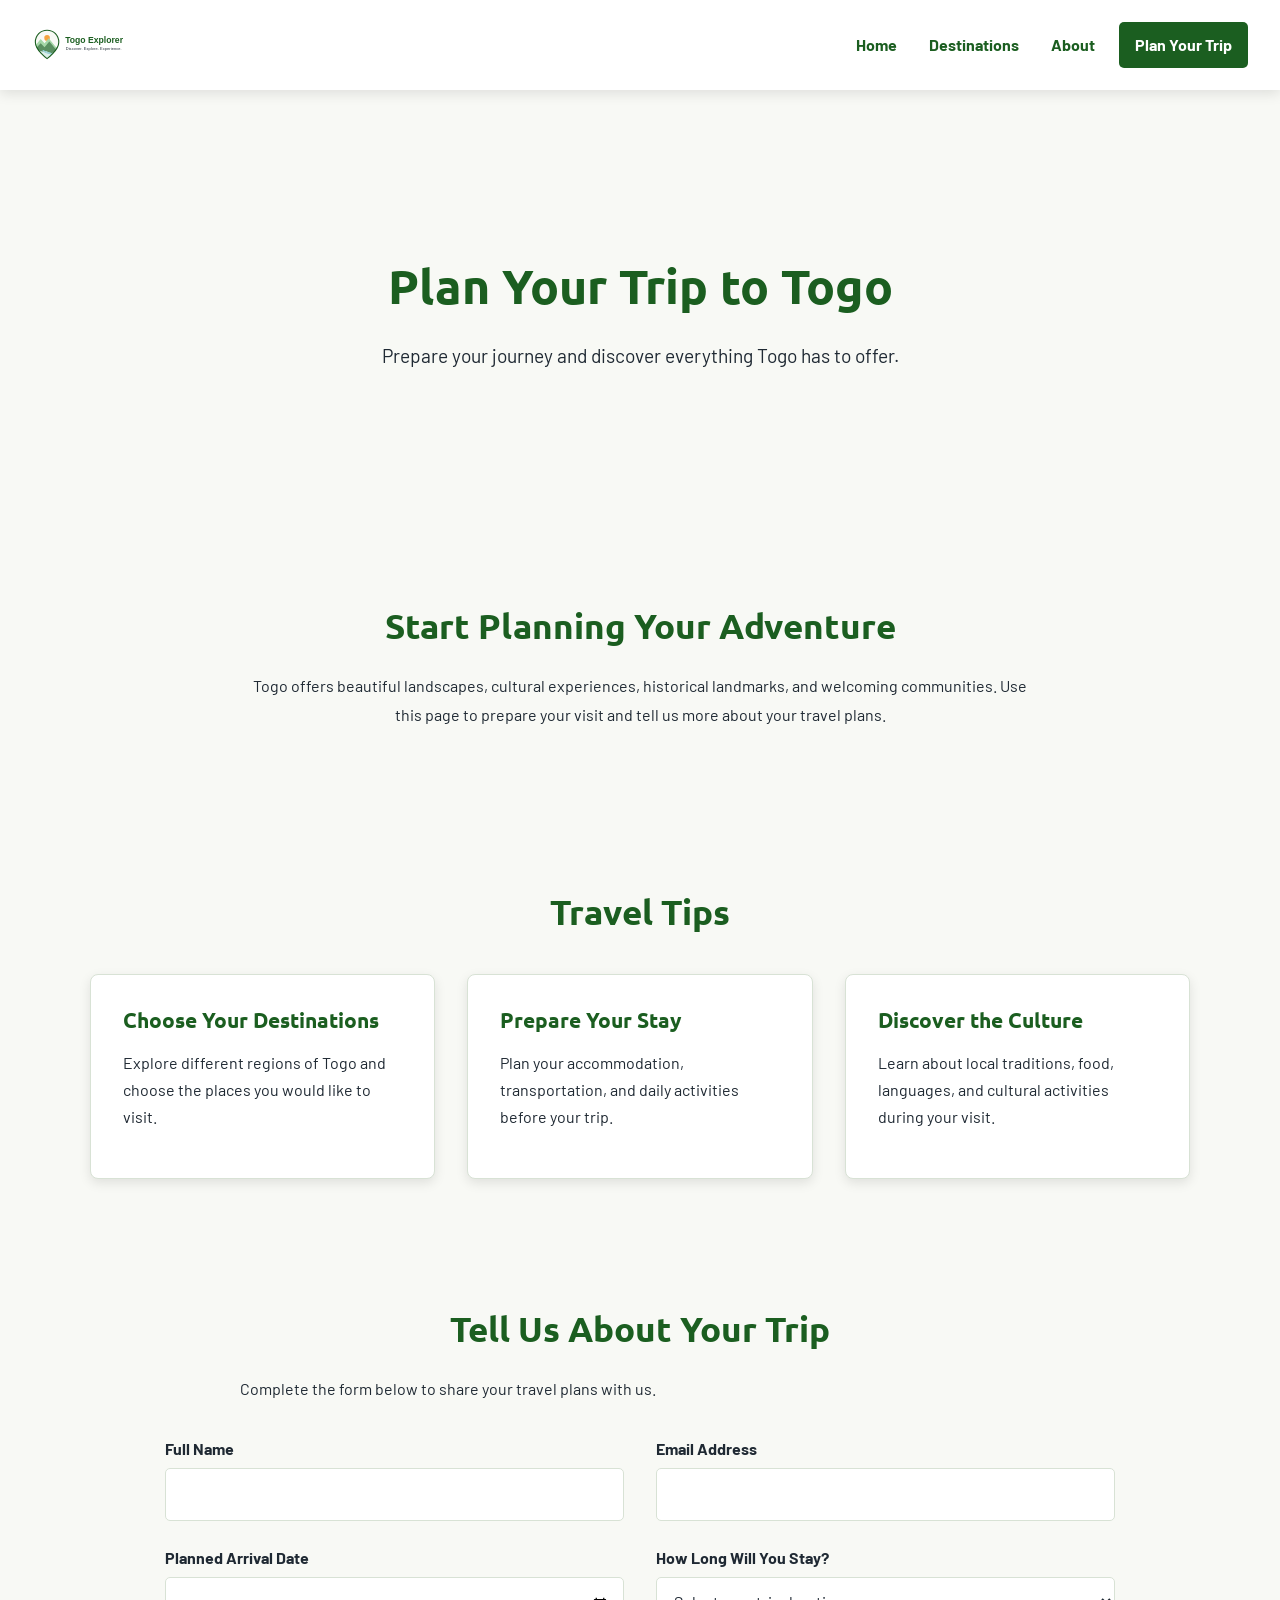
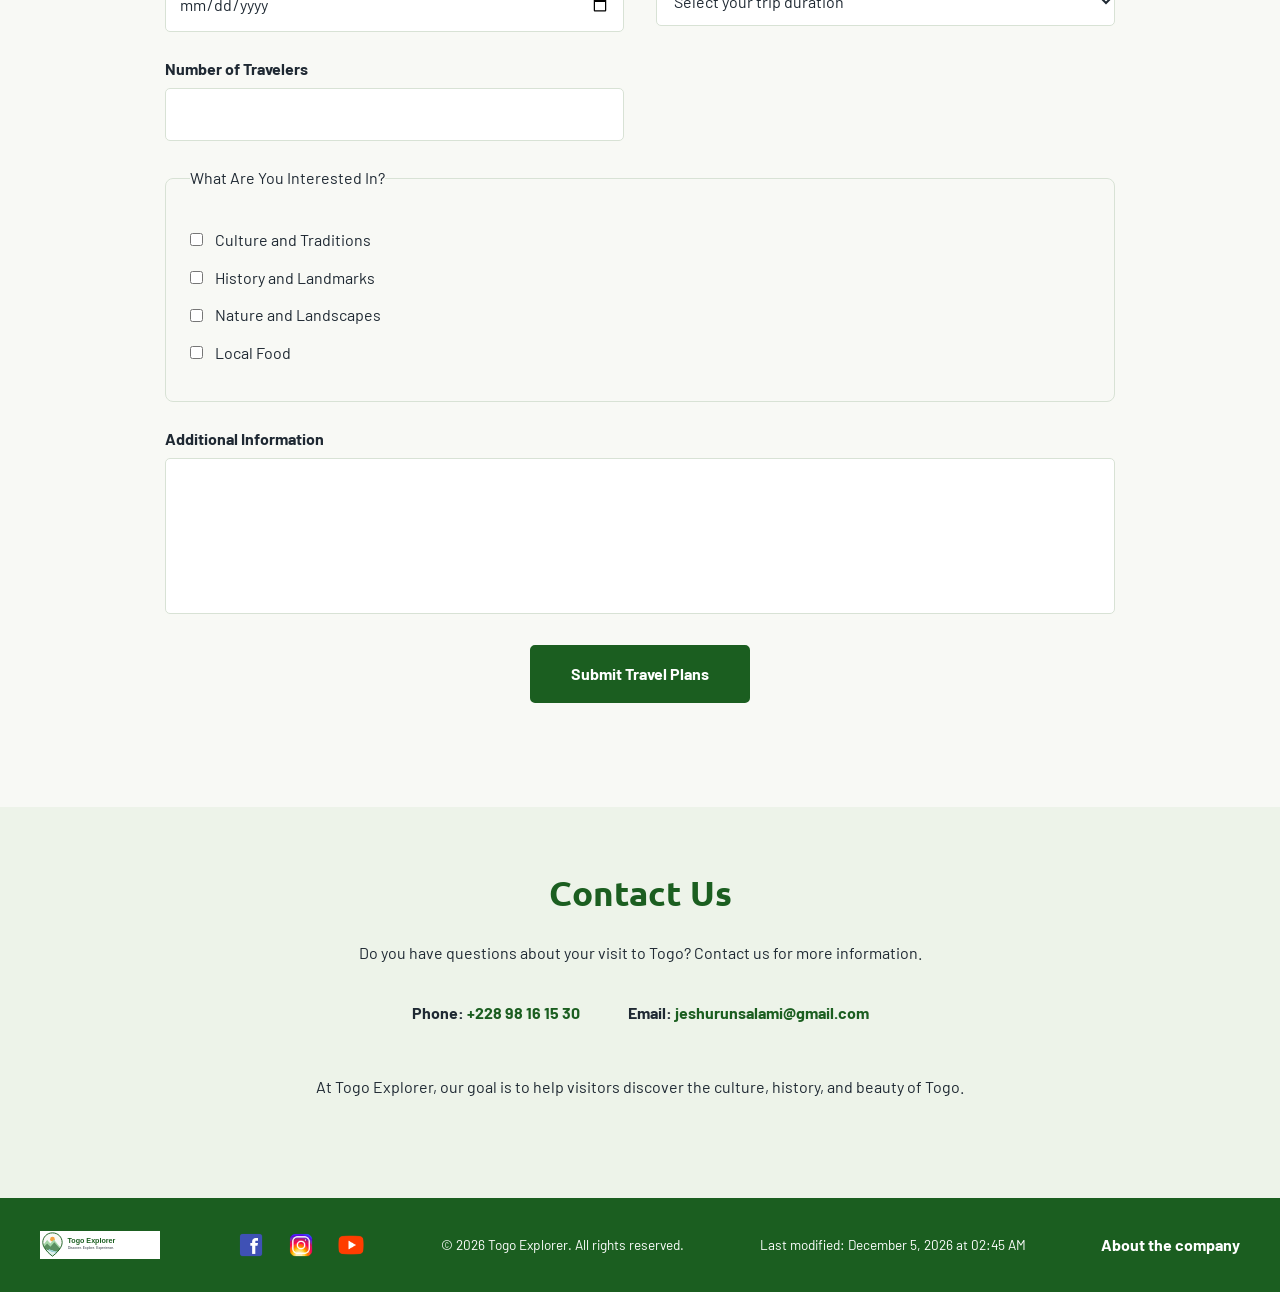
<file: project/plan.html>
<!DOCTYPE html>
<html lang="en">

<head>
    <meta charset="UTF-8">
    <meta name="viewport" content="width=device-width, initial-scale=1.0">
    <meta name="description"
        content="Plan your trip to Togo with Togo Explorer. Find travel tips, prepare your visit, and contact us for assistance.">
    <meta name="author" content="Jeshurun Salami">
    <title>Plan Your Trip | Togo Explorer</title>
    <link rel="stylesheet" href="styles/style.css">
    <script src="scripts/main.js" defer></script>

    <link rel="preconnect" href="https://fonts.googleapis.com">
    <link rel="preconnect" href="https://fonts.gstatic.com" crossorigin>
    <link
        href="https://fonts.googleapis.com/css2?family=Barlow:wght@100;400&family=Nunito+Sans:ital,opsz,wght@0,6..12,200..1000;1,6..12,200..1000&family=PT+Sans:ital,wght@0,400;0,700;1,400;1,700&family=Roboto+Flex:opsz,wght,XOPQ,XTRA,YOPQ,YTDE,YTFI,YTLC,YTUC@8..144,100..1000,96,468,79,-203,738,514,712&family=Roboto:ital@0;1&family=Ubuntu&display=swap"
        rel="stylesheet">
</head>

<body>
    <header>
        <div class="header-container">
            <a href="plan.html" class="logo">
                <img src="images/togo-explorer-logo.svg" alt="Togo Explorer logo" width="60" height="60">
            </a>

            <button class="menu-toggle" aria-label="Open navigation menu" aria-expanded="false">
                ☰
            </button>

            <nav class="navigation">
                <ul>
                    <li><a href="index.html">Home</a></li>
                    <li><a href="destinations.html">Destinations</a></li>
                    <li><a href="about.html">About</a></li>
                    <li><a href="plan.html" class="active plan-button">Plan Your Trip</a></li>
                </ul>
            </nav>
        </div>
    </header>

    <main>
        <section class="plan-page-hero">
            <div class="plan-page-hero-content">
                <h1>Plan Your Trip to Togo</h1>
                <p>Prepare your journey and discover everything Togo has to offer.</p>
            </div>
        </section>

        <section class="travel-intro">
            <div class="section-container">
                <h2>Start Planning Your Adventure</h2>
                <p>
                    Togo offers beautiful landscapes, cultural experiences, historical
                    landmarks, and welcoming communities. Use this page to prepare
                    your visit and tell us more about your travel plans.
                </p>
            </div>
        </section>

        <section class="travel-tips">
            <div class="section-container">
                <h2>Travel Tips</h2>

                <div class="travel-tips-grid">
                    <article class="travel-tip">
                        <h3>Choose Your Destinations</h3>
                        <p>
                            Explore different regions of Togo and choose the places
                            you would like to visit.
                        </p>
                    </article>

                    <article class="travel-tip">
                        <h3>Prepare Your Stay</h3>
                        <p>
                            Plan your accommodation, transportation, and daily
                            activities before your trip.
                        </p>
                    </article>

                    <article class="travel-tip">
                        <h3>Discover the Culture</h3>
                        <p>
                            Learn about local traditions, food, languages, and
                            cultural activities during your visit.
                        </p>
                    </article>
                </div>
            </div>
        </section>

        <section class="trip-planner" id="trip-planner">
            <div class="section-container">
                <h2>Tell Us About Your Trip</h2>
                <p>
                    Complete the form below to share your travel plans with us.
                </p>

                <form id="trip-form" method="get" action="confirmation.html">
                    <div class="form-group">
                        <label for="visitor-name">Full Name</label>
                        <input type="text" id="visitor-name" name="visitor-name" required>
                    </div>

                    <div class="form-group">
                        <label for="visitor-email">Email Address</label>
                        <input type="email" id="visitor-email" name="visitor-email" required>
                    </div>

                    <div class="form-group">
                        <label for="arrival-date">Planned Arrival Date</label>
                        <input type="date" id="arrival-date" name="arrival-date" required>
                    </div>

                    <div class="form-group">
                        <label for="trip-duration">How Long Will You Stay?</label>
                        <select id="trip-duration" name="trip-duration" required>
                            <option value="">Select your trip duration</option>
                            <option value="1-3 days">1–3 days</option>
                            <option value="4-7 days">4–7 days</option>
                            <option value="1-2 weeks">1–2 weeks</option>
                            <option value="more than 2 weeks">More than 2 weeks</option>
                        </select>
                    </div>

                    <div class="form-group">
                        <label for="travelers">Number of Travelers</label>
                        <input type="number" id="travelers" name="travelers" min="1" required>
                    </div>

                    <fieldset class="form-group">
                        <legend>What Are You Interested In?</legend>

                        <label>
                            <input type="checkbox" name="interests" value="Culture">
                            Culture and Traditions
                        </label>

                        <label>
                            <input type="checkbox" name="interests" value="History">
                            History and Landmarks
                        </label>

                        <label>
                            <input type="checkbox" name="interests" value="Nature">
                            Nature and Landscapes
                        </label>

                        <label>
                            <input type="checkbox" name="interests" value="Food">
                            Local Food
                        </label>
                    </fieldset>

                    <div class="form-group">
                        <label for="additional-message">Additional Information</label>
                        <textarea id="additional-message" name="additional-message" rows="5"></textarea>
                    </div>

                    <button type="submit" class="button">Submit Travel Plans</button>

                    <p id="form-message" role="status" aria-live="polite"></p>
                </form>
            </div>
        </section>

        <section class="contact-section" id="contact">
            <div class="section-container">
                <h2>Contact Us</h2>
                <p>
                    Do you have questions about your visit to Togo? Contact us
                    for more information.
                </p>

                <div class="contact-information">
                    <p>
                        <strong>Phone:</strong>
                        <a href="tel:+22898161530">+228 98 16 15 30</a>
                    </p>

                    <p>
                        <strong>Email:</strong>
                        <a href="mailto:YOUR_EMAIL@example.com">jeshurunsalami@gmail.com</a>
                    </p>
                </div>

                <p>
                    At Togo Explorer, our goal is to help visitors discover
                    the culture, history, and beauty of Togo.
                </p>
            </div>
        </section>
    </main>

    <footer>

        <div class="footer-container">

            <!-- Footer logo -->
            <a href="index.html" class="footer-logo">
                <img src="images/togo-explorer-logo.svg" alt="Togo Explorer logo">
            </a>

            <!-- Social media icons -->
            <div class="social-links">

                <a href="https://www.facebook.com/" aria-label="Facebook">
                    <img src="images/facebook.png" alt="Facebook Icon">
                </a>

                <a href="https://www.instagram.com/" aria-label="Instagram">
                    <img src="images/instagram.png" alt="Instagram Icon">
                </a>

                <a href="https://www.youtube.com/" aria-label="YouTube">
                    <img src="images/youtube.png" alt="Youtube Icon">
                </a>

            </div>

            <!-- Copyright and modification date -->
            <p>
                &copy; <span id="copyright-year">2026</span>
                Togo Explorer. All rights reserved.
            </p>

            <p>
                Last modified: <span id="last-modified"></span>
            </p>

            <a href="about.html">About the company</a>

        </div>

    </footer>
</body>

</html>
</file>
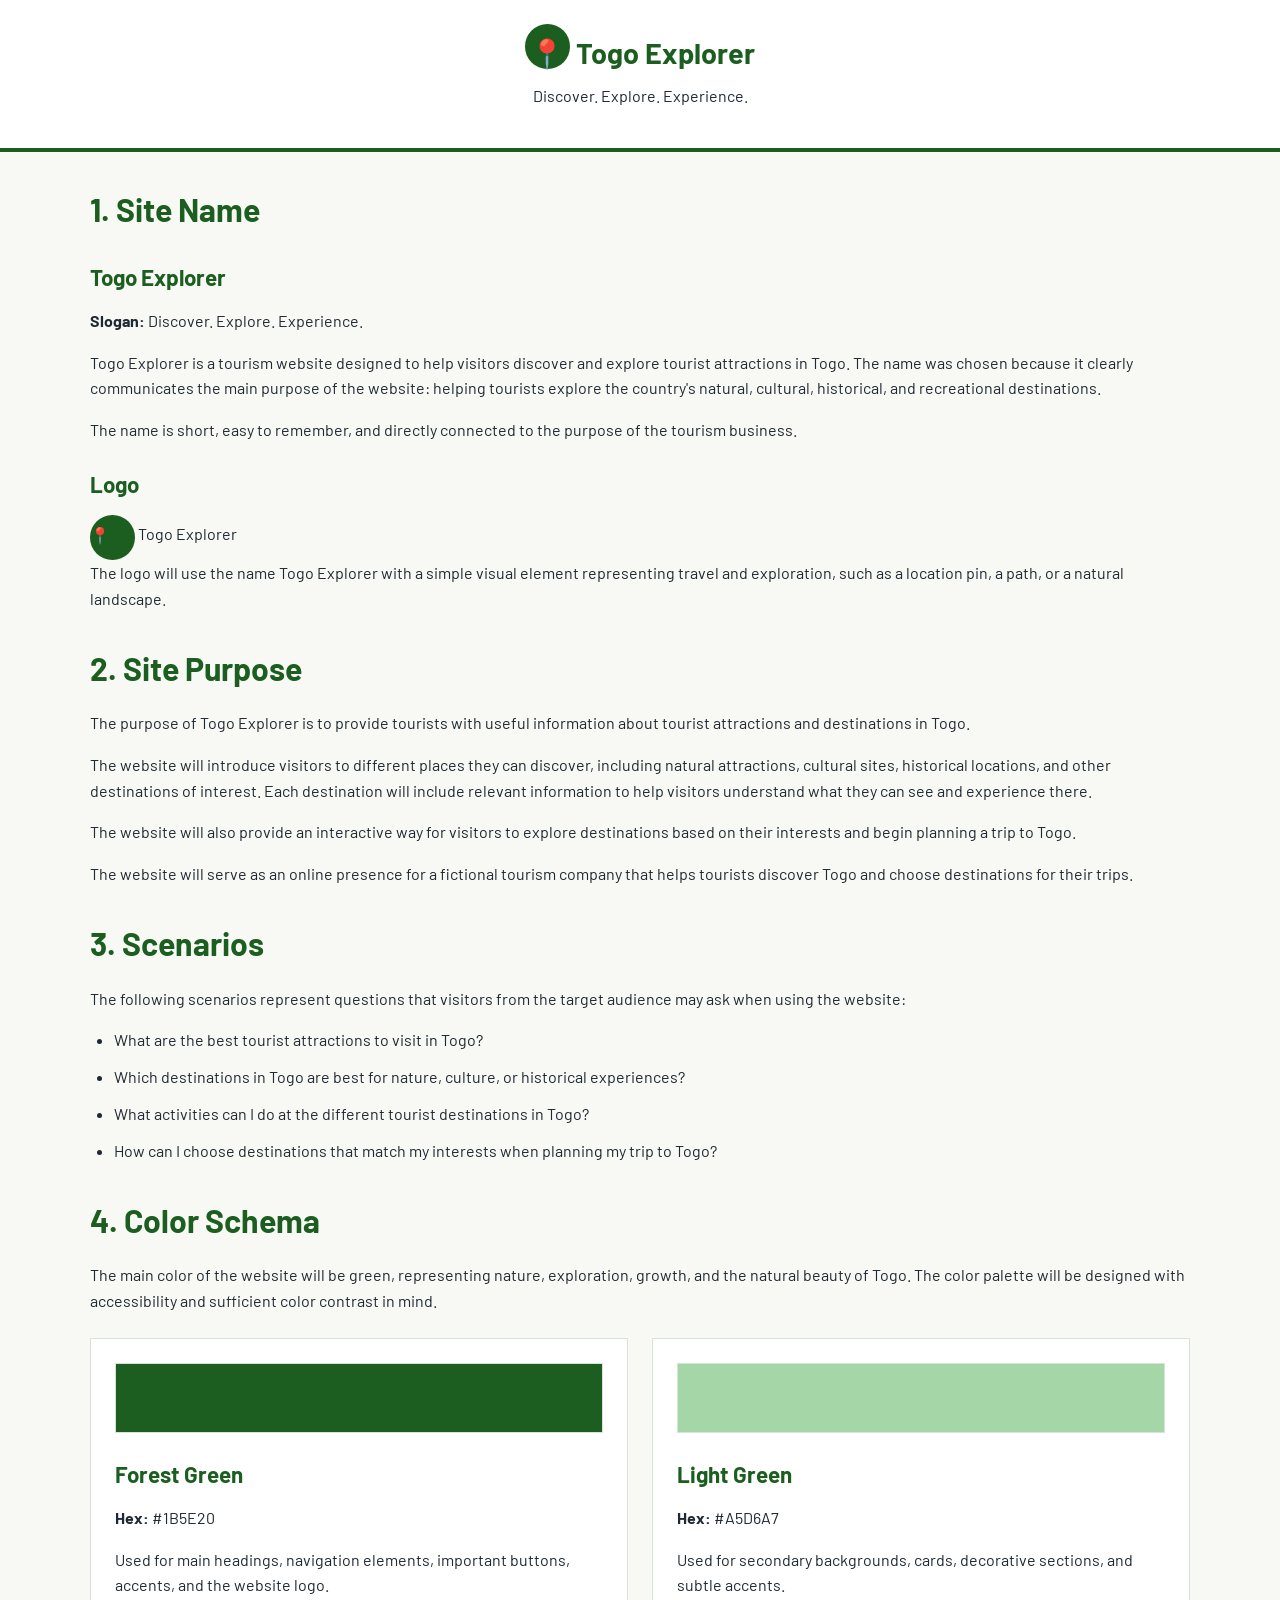
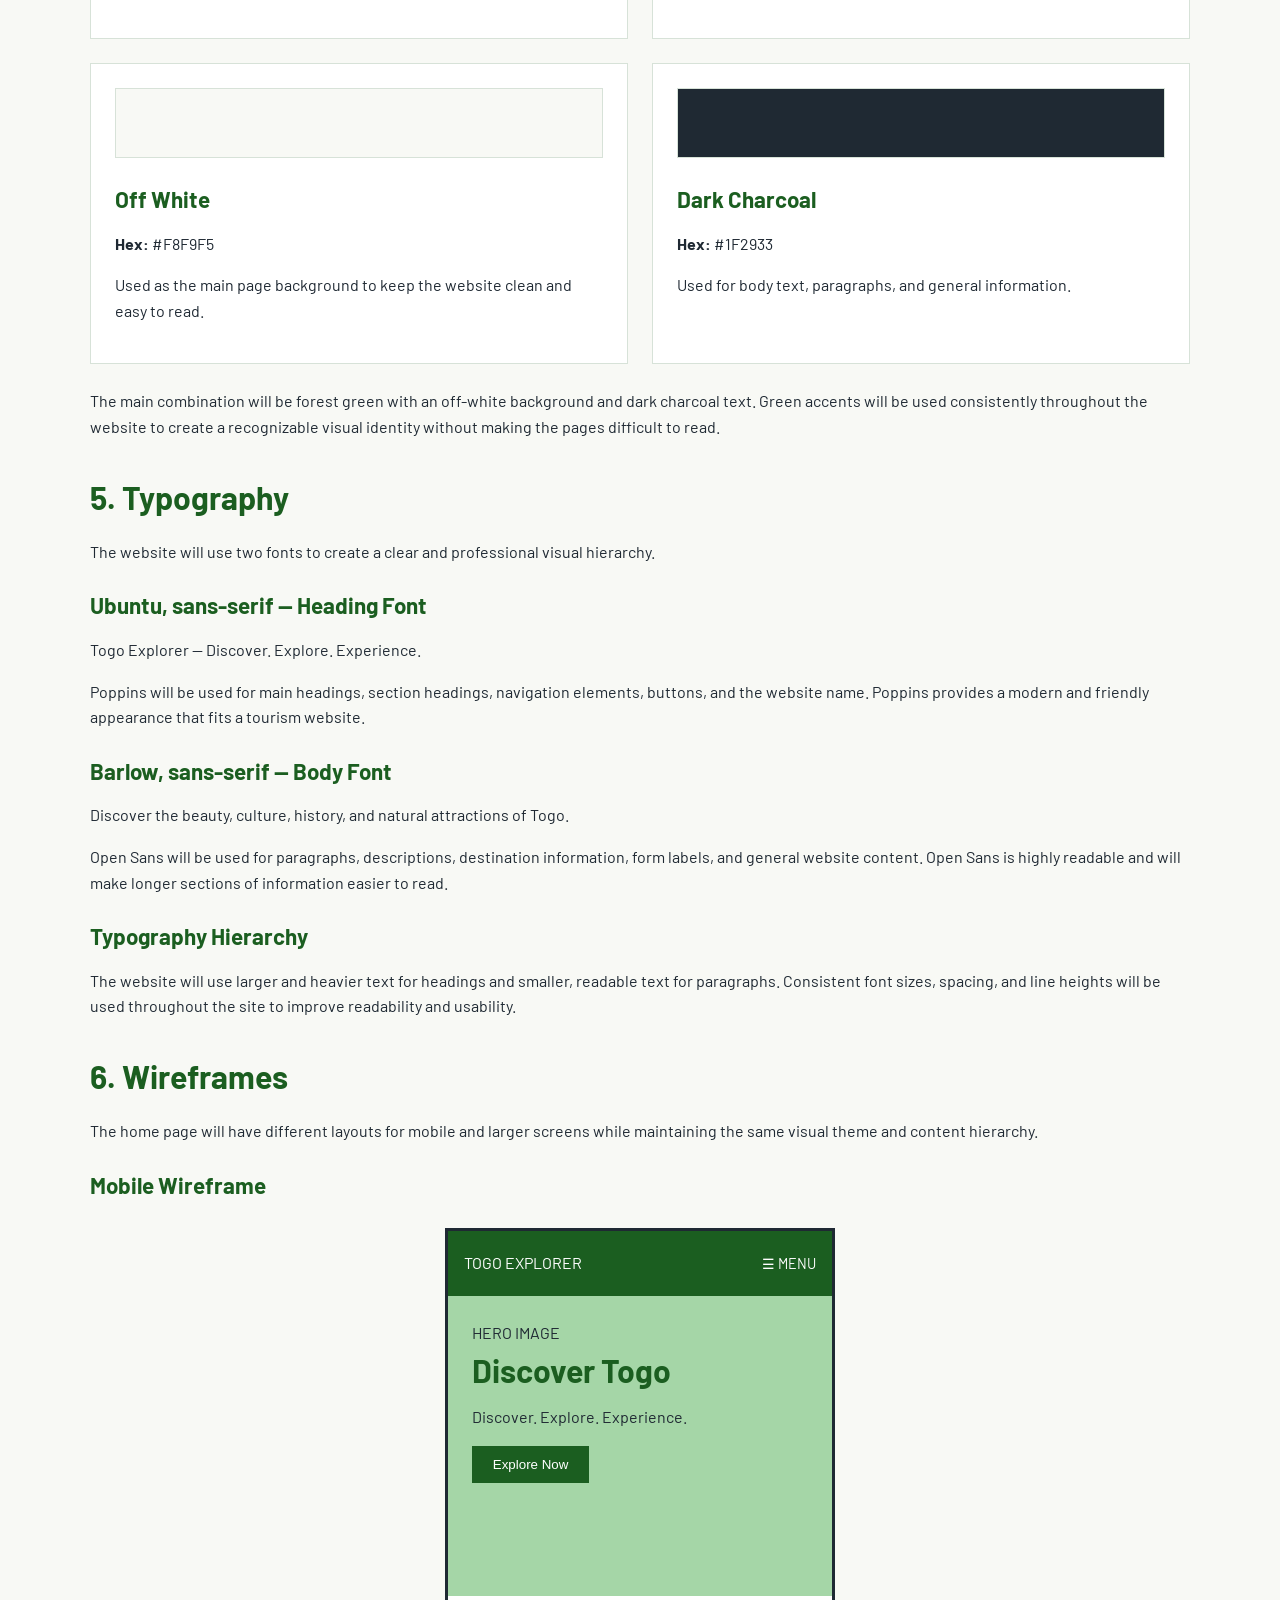
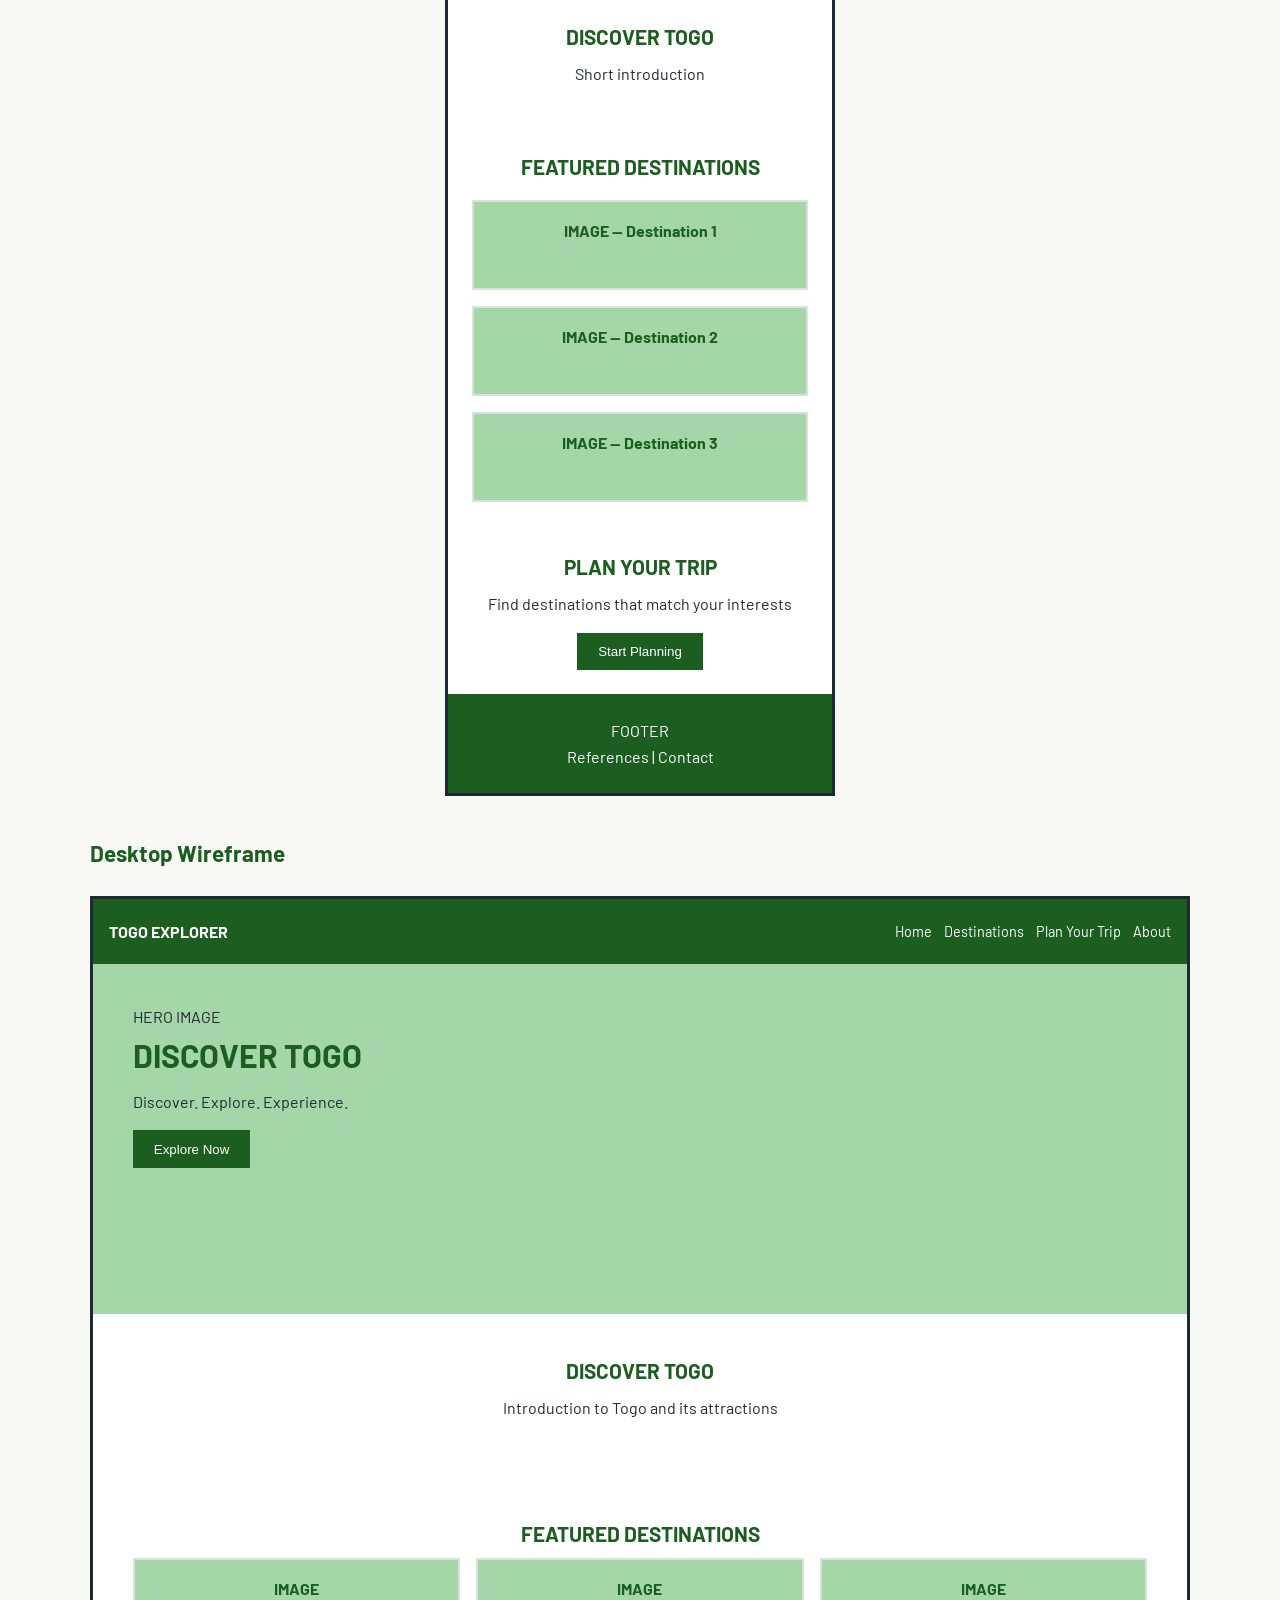
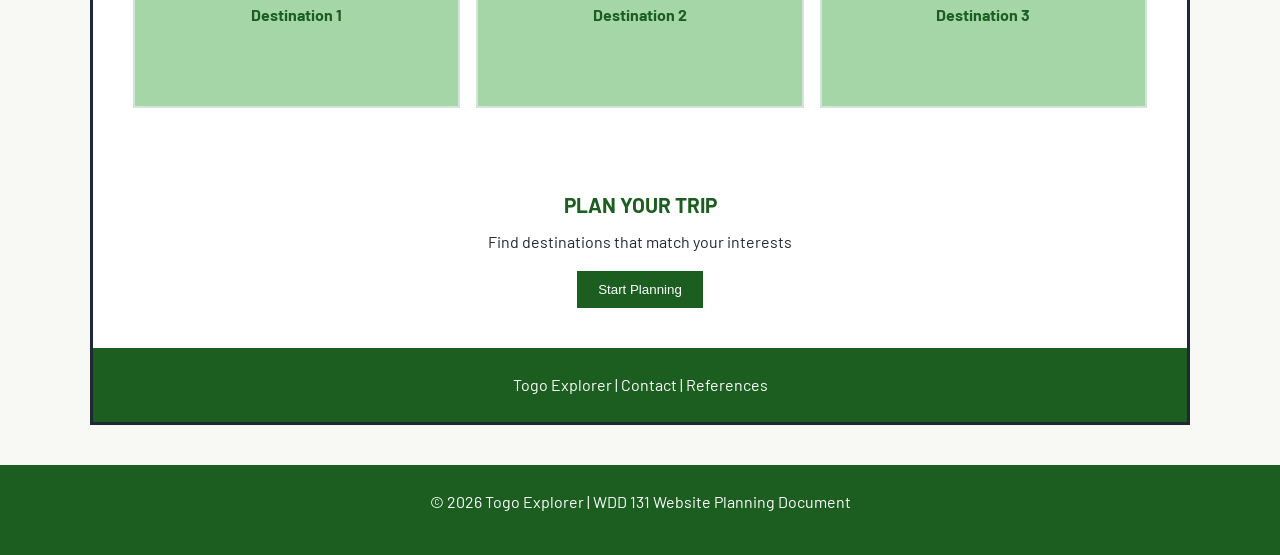
<file: project/siteplan.html>
<!DOCTYPE html>
<html lang="en-US">

<head>
    <meta charset="UTF-8">
    <meta name="viewport" content="width=device-width, initial-scale=1.0">
    <meta name="description"
        content="Website planning document for Togo Explorer, a tourism website designed to help visitors discover tourist attractions in Togo.">
    <meta name="author" content="Jeshurun Salami">
    <title>Togo Explorer - Website Planning Document</title>
    <link rel="stylesheet" href="styles/siteplan.css">

    <link rel="preconnect" href="https://fonts.googleapis.com">
    <link rel="preconnect" href="https://fonts.gstatic.com" crossorigin>
    <link
        href="https://fonts.googleapis.com/css2?family=Barlow:wght@100;400&family=Nunito+Sans:ital,opsz,wght@0,6..12,200..1000;1,6..12,200..1000&family=PT+Sans:ital,wght@0,400;0,700;1,400;1,700&family=Roboto+Flex:opsz,wght,XOPQ,XTRA,YOPQ,YTDE,YTFI,YTLC,YTUC@8..144,100..1000,96,468,79,-203,738,514,712&family=Roboto:ital@0;1&family=Ubuntu&display=swap"
        rel="stylesheet">
</head>

<body>

    <header>
        <div class="logo">
            <span class="logo-icon">📍</span>
            <span>Togo Explorer</span>
        </div>

        <p class="tagline">Discover. Explore. Experience.</p>
    </header>

    <main>

        <section id="site-name">
            <h1>1. Site Name</h1>

            <h2>Togo Explorer</h2>

            <p><strong>Slogan:</strong> Discover. Explore. Experience.</p>

            <p>
                Togo Explorer is a tourism website designed to help visitors
                discover and explore tourist attractions in Togo. The name was
                chosen because it clearly communicates the main purpose of the
                website: helping tourists explore the country's natural,
                cultural, historical, and recreational destinations.
            </p>

            <p>
                The name is short, easy to remember, and directly connected to
                the purpose of the tourism business.
            </p>

            <h2>Logo</h2>

            <div class="logo-preview">
                <span class="logo-icon">📍</span>
                <span>Togo Explorer</span>
            </div>

            <p>
                The logo will use the name Togo Explorer with a simple visual
                element representing travel and exploration, such as a
                location pin, a path, or a natural landscape.
            </p>
        </section>

        <section id="site-purpose">
            <h1>2. Site Purpose</h1>

            <p>
                The purpose of Togo Explorer is to provide tourists with useful
                information about tourist attractions and destinations in Togo.
            </p>

            <p>
                The website will introduce visitors to different places they
                can discover, including natural attractions, cultural sites,
                historical locations, and other destinations of interest.
                Each destination will include relevant information to help
                visitors understand what they can see and experience there.
            </p>

            <p>
                The website will also provide an interactive way for visitors
                to explore destinations based on their interests and begin
                planning a trip to Togo.
            </p>

            <p>
                The website will serve as an online presence for a fictional
                tourism company that helps tourists discover Togo and choose
                destinations for their trips.
            </p>
        </section>

        <section id="scenarios">
            <h1>3. Scenarios</h1>

            <p>
                The following scenarios represent questions that visitors from
                the target audience may ask when using the website:
            </p>

            <ul>
                <li>
                    What are the best tourist attractions to visit in Togo?
                </li>

                <li>
                    Which destinations in Togo are best for nature, culture,
                    or historical experiences?
                </li>

                <li>
                    What activities can I do at the different tourist
                    destinations in Togo?
                </li>

                <li>
                    How can I choose destinations that match my interests when
                    planning my trip to Togo?
                </li>
            </ul>
        </section>

        <section id="color-schema">
            <h1>4. Color Schema</h1>

            <p>
                The main color of the website will be green, representing
                nature, exploration, growth, and the natural beauty of Togo.
                The color palette will be designed with accessibility and
                sufficient color contrast in mind.
            </p>

            <div class="color-samples">

                <div class="color-card primary-color">
                    <div class="color-box"></div>
                    <h2>Forest Green</h2>
                    <p><strong>Hex:</strong> #1B5E20</p>
                    <p>
                        Used for main headings, navigation elements,
                        important buttons, accents, and the website logo.
                    </p>
                </div>

                <div class="color-card secondary-color">
                    <div class="color-box"></div>
                    <h2>Light Green</h2>
                    <p><strong>Hex:</strong> #A5D6A7</p>
                    <p>
                        Used for secondary backgrounds, cards, decorative
                        sections, and subtle accents.
                    </p>
                </div>

                <div class="color-card background-color">
                    <div class="color-box"></div>
                    <h2>Off White</h2>
                    <p><strong>Hex:</strong> #F8F9F5</p>
                    <p>
                        Used as the main page background to keep the website
                        clean and easy to read.
                    </p>
                </div>

                <div class="color-card text-color">
                    <div class="color-box"></div>
                    <h2>Dark Charcoal</h2>
                    <p><strong>Hex:</strong> #1F2933</p>
                    <p>
                        Used for body text, paragraphs, and general information.
                    </p>
                </div>

            </div>

            <p>
                The main combination will be forest green with an off-white
                background and dark charcoal text. Green accents will be used
                consistently throughout the website to create a recognizable
                visual identity without making the pages difficult to read.
            </p>
        </section>

        <section id="typography">
            <h1>5. Typography</h1>

            <p>
                The website will use two fonts to create a clear and
                professional visual hierarchy.
            </p>

            <div class="font-example">

                <h2>Ubuntu, sans-serif — Heading Font</h2>

                <p class="poppins-example">
                    Togo Explorer — Discover. Explore. Experience.
                </p>

                <p>
                    Poppins will be used for main headings, section headings,
                    navigation elements, buttons, and the website name.
                    Poppins provides a modern and friendly appearance that
                    fits a tourism website.
                </p>

            </div>

            <div class="font-example">

                <h2>Barlow, sans-serif — Body Font</h2>

                <p class="open-sans-example">
                    Discover the beauty, culture, history, and natural
                    attractions of Togo.
                </p>

                <p>
                    Open Sans will be used for paragraphs, descriptions,
                    destination information, form labels, and general website
                    content. Open Sans is highly readable and will make longer
                    sections of information easier to read.
                </p>

            </div>

            <h2>Typography Hierarchy</h2>

            <p>
                The website will use larger and heavier text for headings and
                smaller, readable text for paragraphs. Consistent font sizes,
                spacing, and line heights will be used throughout the site to
                improve readability and usability.
            </p>
        </section>

        <section id="wireframes">
            <h1>6. Wireframes</h1>

            <p>
                The home page will have different layouts for mobile and
                larger screens while maintaining the same visual theme and
                content hierarchy.
            </p>

            <h2>Mobile Wireframe</h2>

            <div class="wireframe mobile-wireframe">

                <div class="wireframe-header">
                    TOGO EXPLORER
                    <span>☰ MENU</span>
                </div>

                <div class="wireframe-block hero">
                    HERO IMAGE

                    <strong>Discover Togo</strong>

                    <span>Discover. Explore. Experience.</span>

                    <button>Explore Now</button>
                </div>

                <div class="wireframe-block">
                    <strong>DISCOVER TOGO</strong>
                    <span>Short introduction</span>
                </div>

                <div class="wireframe-block">
                    <strong>FEATURED DESTINATIONS</strong>

                    <div class="wireframe-card">IMAGE — Destination 1</div>
                    <div class="wireframe-card">IMAGE — Destination 2</div>
                    <div class="wireframe-card">IMAGE — Destination 3</div>
                </div>

                <div class="wireframe-block">
                    <strong>PLAN YOUR TRIP</strong>
                    <span>Find destinations that match your interests</span>
                    <button>Start Planning</button>
                </div>

                <div class="wireframe-footer">
                    FOOTER<br>
                    References | Contact
                </div>

            </div>

            <h2>Desktop Wireframe</h2>

            <div class="wireframe desktop-wireframe">

                <div class="wireframe-header">
                    <strong>TOGO EXPLORER</strong>

                    <span>
                        Home &nbsp;&nbsp;
                        Destinations &nbsp;&nbsp;
                        Plan Your Trip &nbsp;&nbsp;
                        About
                    </span>
                </div>

                <div class="wireframe-block hero">
                    HERO IMAGE

                    <strong>DISCOVER TOGO</strong>

                    <span>Discover. Explore. Experience.</span>

                    <button>Explore Now</button>
                </div>

                <div class="wireframe-block">
                    <strong>DISCOVER TOGO</strong>
                    <span>
                        Introduction to Togo and its attractions
                    </span>
                </div>

                <div class="wireframe-block">

                    <strong>FEATURED DESTINATIONS</strong>

                    <div class="destination-row">

                        <div class="wireframe-card">
                            IMAGE
                            <br>
                            Destination 1
                        </div>

                        <div class="wireframe-card">
                            IMAGE
                            <br>
                            Destination 2
                        </div>

                        <div class="wireframe-card">
                            IMAGE
                            <br>
                            Destination 3
                        </div>

                    </div>

                </div>

                <div class="wireframe-block">
                    <strong>PLAN YOUR TRIP</strong>

                    <span>
                        Find destinations that match your interests
                    </span>

                    <button>Start Planning</button>
                </div>

                <div class="wireframe-footer">
                    Togo Explorer | Contact | References
                </div>

            </div>
        </section>

    </main>

    <footer>
        <p>
            &copy; 2026 Togo Explorer | WDD 131 Website Planning Document
        </p>
    </footer>

</body>

</html>
</file>
<file: styles/base.css>
:root {
    --first-color: #bbb47f;
}

* {
    box-sizing: border-box;
}

header,
main,
footer {
    font-family: "Barlow", sans-serif;
    margin: 0 auto;
}

header {
    width: 100%;
}

#course-title {
    display: block;
    text-align: center;
    background-color: var(--first-color);
    font-size: 2em;
    padding: 20px;
}

nav {
    display: flex;
    justify-content: space-around;
    align-items: center;
    background-color: #312f2f;
}

nav a {
    text-align: center;
    text-decoration: none;
    padding: 10px;
    color: #fff;
}

nav a:hover {
    border: 1px solid #fff;
}

main {
    max-width: 1200px;
    margin: 0 auto;
    display: grid;
    grid-template-columns: 1fr;
    gap: 10px;
}

h1 {
    margin: 0 auto;
    padding: 30px;
}

.information {
    display: grid;
    grid-template-columns: 1fr 350px;
    margin: 0;
    gap: 10px;
}

.card {
    display: grid;
    grid-template-rows: auto 1fr;
    border: 1px solid #000;
    border-radius: 15px;
}

.card ul {
    align-self: center;
}

.card h2 {
    display: block;
    text-align: center;
    border-top-left-radius: 15px;
    border-top-right-radius: 15px;
    margin: 0;
    padding: 15px;
    background-color: var(--first-color);
}

.good {
    display: grid;
    grid-template-columns: 1fr 180px;
}

.good img {
    padding-top: 20px;
    padding-right: 20px;
    display: block;
    width: 150px;
    height: auto;
    margin: 0 auto;
}

.profile {
    margin: 0;
    padding: 10px 0 10px 20px;
    display: block;
}

h3 {
    text-align: center;
    margin: 0 70px;
    padding-bottom: 5px;
    border-bottom: 1px solid #5a5757;
}

.country {
    display: grid;
    grid-template-columns: 150px 1fr;
}

.country figure {
    align-self: center;
    margin: 0;
}

.country figure figcaption {
    text-align: center;
    font-style: italic;
    margin: 0;
    padding-top: 30px;
    padding-right: 20px;
}

.country img {
    width: 150px;
    height: auto;
    margin: 0;
}

footer {
    text-align: center;
    margin-top: 20px;
    padding: 40px;
    width: 100%;
    background-color: var(--first-color);
}
</file>
<file: project/styles/style.css>
/* CSS Variables */
:root {
    --primary-color: #1B5E20;
    --secondary-color: #A5D6A7;
    --background-color: #F8F9F5;
    --text-color: #1F2933;
    --white-color: #FFFFFF;
    --light-background: #EDF3E9;
    --border-color: #D8E2D5;
    --shadow: 0 4px 12px rgba(0, 0, 0, 0.10);
    --heading-font: "Ubuntu", sans-serif;
    --body-font: "Barlow", sans-serif;
}


/* General Styles */
* {
    box-sizing: border-box;
    margin: 0;
    padding: 0;
}

html {
    scroll-behavior: smooth;
}

body {
    font-family: var(--body-font);
    background-color: var(--background-color);
    color: var(--text-color);
    line-height: 1.6;
}

img {
    display: block;
    max-width: 100%;
    height: auto;
}

a {
    color: inherit;
    text-decoration: none;
}

h1,
h2,
h3,
h4 {
    font-family: var(--heading-font);
    color: var(--primary-color);
    line-height: 1.25;
}

h1 {
    font-size: 2rem;
}

h2 {
    font-size: 1.7rem;
}

h3 {
    font-size: 1.2rem;
}

p {
    margin-bottom: 1rem;
}

button,
input,
textarea,
select {
    font: inherit;
}

button,
.button {
    cursor: pointer;
}

ul {
    list-style: none;
}

.container {
    width: 100%;
    max-width: 1200px;
    margin: 0 auto;
    padding: 0 1rem;
}


/* Buttons */
.button {
    display: inline-block;
    padding: 0.8rem 1.5rem;
    border: 2px solid var(--primary-color);
    border-radius: 5px;
    background-color: var(--primary-color);
    color: var(--white-color);
    font-weight: 700;
    text-align: center;
    transition: background-color 0.3s ease, color 0.3s ease;
}

.button:hover {
    background-color: var(--white-color);
    color: var(--primary-color);
}

.button-light {
    border-color: var(--white-color);
    background-color: var(--white-color);
    color: var(--primary-color);
}

.button-light:hover {
    background-color: transparent;
    color: var(--white-color);
}


/* Header */
header {
    position: relative;
    z-index: 10;
    background-color: var(--white-color);
    box-shadow: var(--shadow);
}

.header-container {
    display: flex;
    align-items: center;
    justify-content: space-between;
    gap: 1rem;
    min-height: 75px;
    max-width: 1400px;
    margin: 0 auto;
    padding: 0.75rem 1rem;
}

.logo {
    display: flex;
    align-items: center;
}

.logo img {
    width: 125px;
    max-height: 65px;
    object-fit: contain;
}

.menu-toggle {
    display: block;
    border: none;
    background: none;
    color: var(--primary-color);
    font-size: 1.8rem;
}

nav {
    display: none;
}

nav ul {
    display: flex;
    flex-direction: column;
    gap: 0.75rem;
}

nav a {
    display: block;
    padding: 0.5rem;
    color: var(--primary-color);
    font-weight: 700;
}

nav a:hover,
nav a.active {
    color: #388E3C;
}

.plan-button {
    display: inline-block;
    padding: 0.65rem 1rem;
    border-radius: 5px;
    background-color: var(--primary-color);
    color: var(--white-color);
    font-weight: 700;
}

.plan-button:hover {
    background-color: #2E7D32;
    color: var(--white-color);
}


/* Shared Section Styles */
section {
    width: 100%;
}

.discover,
.featured,
.destination-section,
.about-section,
.about-offers,
.our-team {
    padding: 3rem 1rem;
}

.discover h2,
.featured h2,
.destination-section h2,
.about-section h2,
.about-offers h2,
.our-team h2 {
    margin-bottom: 1rem;
}

.section-heading {
    margin-bottom: 2rem;
    text-align: center;
}

.section-heading p {
    max-width: 700px;
    margin: 0 auto;
}

.discover-intro {
    max-width: 750px;
    margin: 0 auto 2rem;
    text-align: center;
}


/* Home Page */

/* Hero Section */
.hero {
    position: relative;
    display: flex;
    align-items: center;
    min-height: 450px;
    overflow: hidden;
    background-color: var(--primary-color);
    color: var(--white-color);
}

.hero-images {
    position: absolute;
    inset: 0;
}

.hero-image {
    position: absolute;
    inset: 0;
    width: 100%;
    height: 100%;
    object-fit: cover;
    opacity: 0;
    transition: opacity 0.6s ease;
}

.hero-image.active {
    opacity: 1;
}

.hero::after {
    position: absolute;
    inset: 0;
    background: linear-gradient(90deg,
            rgba(0, 0, 0, 0.70),
            rgba(0, 0, 0, 0.15));
    content: "";
}

.hero-content {
    position: relative;
    z-index: 1;
    width: 100%;
    max-width: 1200px;
    margin: 0 auto;
    padding: 3rem 1.5rem;
    color: var(--white-color);
}

.hero-content h1 {
    max-width: 650px;
    margin-bottom: 1rem;
    color: var(--white-color);
    font-size: 2.5rem;
    text-transform: uppercase;
}

.hero-content p {
    max-width: 550px;
    margin-bottom: 1.5rem;
    font-size: 1.05rem;
}

.hero-indicators {
    position: absolute;
    z-index: 2;
    bottom: 1.5rem;
    left: 50%;
    display: flex;
    gap: 0.6rem;
    transform: translateX(-50%);
}

.hero-indicators span {
    width: 10px;
    height: 10px;
    border: 1px solid var(--white-color);
    border-radius: 50%;
    background-color: transparent;
}

.hero-indicators span.active {
    background-color: var(--white-color);
}


/* Discover Togo Section */
.discover {
    background-color: var(--background-color);
}

.discover h2 {
    text-align: center;
}

.category-grid {
    display: grid;
    grid-template-columns: repeat(2, minmax(0, 1fr));
    gap: 1rem;
    max-width: 1100px;
    margin: 0 auto;
}

.category {
    display: flex;
    flex-direction: column;
    align-items: center;
    justify-content: center;
    min-height: 150px;
    padding: 1.25rem 0.75rem;
    border-radius: 8px;
    background-color: var(--light-background);
    text-align: center;
    transition: transform 0.3s ease, box-shadow 0.3s ease;
}

.category:hover {
    transform: translateY(-4px);
    box-shadow: var(--shadow);
}

.category-icon {
    display: flex;
    align-items: center;
    justify-content: center;
    width: 55px;
    height: 55px;
    margin-bottom: 0.75rem;
    border-radius: 50%;
    background-color: var(--secondary-color);
    color: var(--primary-color);
    font-size: 1.5rem;
}

.category h3 {
    margin-bottom: 0.5rem;
}

.category p {
    margin-bottom: 0;
    font-size: 0.9rem;
}


/* Featured Destinations Section */
.featured {
    background-color: var(--white-color);
}

.featured>h2,
.featured>p {
    text-align: center;
}

.featured>p {
    max-width: 700px;
    margin: 0 auto 2rem;
}

.destination-grid {
    display: grid;
    grid-template-columns: 1fr;
    gap: 1.5rem;
    width: 100%;
    max-width: 1200px;
    margin: 0 auto;
}

.destination-card {
    display: flex;
    flex-direction: column;
    min-width: 0;
    overflow: hidden;
    border-radius: 8px;
    background-color: var(--white-color);
    box-shadow: var(--shadow);
    transition: transform 0.3s ease;
}

.destination-card:hover {
    transform: translateY(-5px);
}

.destination-card img {
    width: 100%;
    height: 220px;
    object-fit: cover;
}

.destination-info {
    display: flex;
    flex: 1;
    flex-direction: column;
    align-items: flex-start;
    padding: 1.25rem;
}

.destination-info h3 {
    margin-bottom: 0.75rem;
}

.destination-info p {
    flex: 1;
    margin-bottom: 1rem;
}

.destination-info .button {
    margin-top: auto;
}


/* Plan Your Trip Section */
.plan-banner {
    position: relative;
    display: flex;
    align-items: center;
    justify-content: center;
    min-height: 300px;
    overflow: hidden;
    background-color: var(--primary-color);
    color: var(--white-color);
}

.plan-background {
    position: absolute;
    inset: 0;
    width: 100%;
    height: 100%;
    object-fit: cover;
}

.plan-banner::after {
    position: absolute;
    inset: 0;
    background-color: rgba(0, 0, 0, 0.58);
    content: "";
}

.plan-content {
    position: relative;
    z-index: 1;
    display: flex;
    flex-direction: column;
    align-items: center;
    gap: 1.25rem;
    width: 100%;
    max-width: 1100px;
    padding: 2.5rem 1rem;
    text-align: center;
}

.plan-icon {
    display: flex;
    align-items: center;
    justify-content: center;
    width: 70px;
    height: 70px;
    border-radius: 10%;
    padding: 1rem;
    background-color: var(--secondary-color);
    color: var(--primary-color);
    font-size: 2rem;
}

.plan-content h2 {
    margin-bottom: 0.75rem;
    color: var(--white-color);
}

.plan-content p {
    max-width: 650px;
    margin-bottom: 0;
}


/* Destinations Page */

/* Destinations Introduction */
.destinations-intro {
    position: relative;
    padding: 5rem 1.25rem;
    overflow: hidden;
    background: linear-gradient(135deg, var(--primary-color), #2E7D32);
    color: var(--white-color);
    text-align: center;
}

.destinations-intro::after {
    position: absolute;
    right: -70px;
    bottom: -110px;
    width: 280px;
    height: 280px;
    border: 35px solid rgba(255, 255, 255, 0.08);
    border-radius: 50%;
    content: "";
}

.destinations-intro h1 {
    position: relative;
    z-index: 1;
    max-width: 900px;
    margin: 0 auto 1.25rem;
    color: var(--white-color);
    font-size: 2.2rem;
}

.destinations-intro p {
    position: relative;
    z-index: 1;
    max-width: 760px;
    margin: 0 auto;
    color: var(--white-color);
    font-size: 1rem;
}

.destination-section {
    padding: 3.5rem 1rem;
    background-color: var(--background-color);
}

.destination-section:nth-of-type(even) {
    background-color: var(--white-color);
}

.destination-section .section-heading {
    max-width: 800px;
    margin: 0 auto 2rem;
    text-align: center;
}

.destination-section .section-heading h2 {
    display: inline-block;
    margin-bottom: 1rem;
    padding-bottom: 0.65rem;
    border-bottom: 3px solid var(--secondary-color);
}

.destination-section .section-heading p {
    max-width: 750px;
    margin: 0 auto;
    color: #4B5563;
}

.destination-section .destination-grid {
    grid-template-columns: 1fr;
    gap: 1.5rem;
    max-width: 1200px;
}

.destination-section .destination-card {
    height: 100%;
    border: 1px solid rgba(27, 94, 32, 0.08);
    box-shadow: 0 5px 18px rgba(31, 41, 51, 0.08);
}

.destination-section .destination-card img {
    height: 230px;
    object-fit: cover;
    transition: transform 0.4s ease;
}

.destination-section .destination-card:hover img {
    transform: scale(1.04);
}

.destination-section .destination-card {
    position: relative;
}

.destination-section .destination-info {
    min-height: 175px;
    padding: 1.35rem;
}

.destination-section .destination-info h3 {
    margin-bottom: 0.75rem;
    font-size: 1.15rem;
}

.destination-section .destination-info p {
    margin-bottom: 0;
    color: #4B5563;
    font-size: 0.95rem;
}


/* About Page */

/* About Hero */
.about-hero {
    position: relative;
    display: flex;
    align-items: center;
    min-height: 350px;
    overflow: hidden;
    background-color: var(--primary-color);
}

.about-hero>img {
    position: absolute;
    inset: 0;
    width: 100%;
    height: 100%;
    object-fit: cover;
}

.about-hero::after {
    position: absolute;
    inset: 0;
    background: linear-gradient(90deg,
            rgba(0, 0, 0, 0.68),
            rgba(0, 0, 0, 0.18));
    content: "";
}

.about-hero-content {
    position: relative;
    z-index: 1;
    width: 100%;
    max-width: 1200px;
    margin: 0 auto;
    padding: 3rem 1rem;
    color: var(--white-color);
}

.about-hero-content h1 {
    max-width: 700px;
    margin-bottom: 1rem;
    color: var(--white-color);
}

.about-hero-content p {
    max-width: 600px;
    margin-bottom: 0;
    color: var(--white-color);
    font-size: 1.1rem;
}


/* About Information */
.about-section {
    padding: 3.5rem 1rem;
    background-color: var(--background-color);
}

.about-content {
    display: flex;
    flex-direction: column;
    gap: 1.25rem;
    max-width: 1100px;
    margin: 0 auto;
}

.about-content h2 {
    position: relative;
    margin-bottom: 0.25rem;
    padding-left: 1rem;
    border-left: 5px solid var(--primary-color);
    font-size: 1.8rem;
}

.about-content p {
    margin-bottom: 0;
    color: #4B5563;
}

.about-section>img {
    width: 100%;
    max-width: 1100px;
    height: 280px;
    margin: 2rem auto 0;
    border-radius: 10px;
    object-fit: cover;
    box-shadow: var(--shadow);
}

.mission-section {
    background-color: var(--light-background);
}

.mission-section .about-content h2 {
    border-left-color: #388E3C;
}

.mission-section>img {
    border: 4px solid var(--white-color);
}


/* What We Offer */
.about-offers {
    padding: 3.5rem 1rem;
    background-color: var(--white-color);
    text-align: center;
}

.about-offers>h2,
.our-team>h2 {
    margin-bottom: 0.75rem;
    text-align: center;
}

.about-offers>p,
.our-team>p {
    max-width: 750px;
    margin: 0 auto 2rem;
    color: #4B5563;
    text-align: center;
}

.offer-grid {
    display: grid;
    grid-template-columns: 1fr;
    gap: 1.5rem;
    max-width: 1100px;
    margin: 0 auto;
}

.offer-card {
    overflow: hidden;
    padding: 0 0 1.5rem;
    border: 1px solid var(--border-color);
    border-radius: 10px;
    background-color: var(--background-color);
    text-align: center;
    box-shadow: 0 4px 14px rgba(31, 41, 51, 0.06);
    transition: transform 0.3s ease, box-shadow 0.3s ease;
}

.offer-card:hover {
    transform: translateY(-5px);
    box-shadow: var(--shadow);
}

.offer-card img {
    width: 100%;
    height: 210px;
    margin-bottom: 1.25rem;
    object-fit: cover;
}

.offer-card h3 {
    margin: 0 1rem 0.75rem;
}

.offer-card p {
    margin: 0 1.25rem;
    color: #4B5563;
}


/* Our Team */
.our-team {
    padding: 3.5rem 1rem;
    background-color: var(--light-background);
}

.team-grid {
    display: grid;
    grid-template-columns: 1fr;
    gap: 1.5rem;
    max-width: 1100px;
    margin: 0 auto;
}

.team-card {
    overflow: hidden;
    border: 1px solid rgba(27, 94, 32, 0.1);
    border-radius: 10px;
    background-color: var(--white-color);
    box-shadow: 0 5px 18px rgba(31, 41, 51, 0.08);
    transition: transform 0.3s ease;
}

.team-card:hover {
    transform: translateY(-5px);
}

.team-card img {
    width: 100%;
    height: 260px;
    object-fit: cover;
}

.team-info {
    padding: 1.35rem;
    text-align: center;
}

.team-info h3 {
    margin-bottom: 0.4rem;
}

.team-info h4 {
    margin-bottom: 0.85rem;
    color: #388E3C;
    font-size: 0.95rem;
}

.team-info p {
    margin-bottom: 0;
    color: #4B5563;
    font-size: 0.95rem;
}


/* About Call to Action */
.about-cta {
    padding: 3.5rem 1rem;
    background: linear-gradient(135deg,
            var(--primary-color),
            #2E7D32);
    color: var(--white-color);
    text-align: center;
}

.about-cta h2 {
    margin-bottom: 1rem;
    color: var(--white-color);
}

.about-cta p {
    max-width: 700px;
    margin: 0 auto 1.5rem;
    color: var(--white-color);
}

.about-cta .button {
    border-color: var(--white-color);
    background-color: var(--white-color);
    color: var(--primary-color);
}

.about-cta .button:hover {
    background-color: transparent;
    color: var(--white-color);
}


/* Footer */
footer {
    padding: 2rem 1rem;
    background-color: var(--primary-color);
    color: var(--white-color);
}

.footer-container {
    display: flex;
    flex-direction: column;
    align-items: center;
    gap: 1.5rem;
    max-width: 1200px;
    margin: 0 auto;
    text-align: center;
}

.footer-logo img {
    width: 120px;
    max-height: 65px;
    object-fit: contain;
    background-color: var(--white-color);
}

.social-links {
    display: flex;
    align-items: center;
    justify-content: center;
    gap: 1.25rem;
}

.social-links img {
    width: 30px;
    height: 30px;
    object-fit: contain;
}

.social-links a:hover {
    opacity: 0.75;
}

.footer-container p {
    margin-bottom: 0;
    font-size: 0.85rem;
}

.footer-container>a:not(.footer-logo) {
    color: var(--white-color);
    font-weight: 700;
}

.footer-container>a:not(.footer-logo):hover {
    color: var(--secondary-color);
}


/* Form Elements */
form {
    width: 100%;
    max-width: 700px;
    margin: 0 auto;
}

form label {
    display: block;
    margin-bottom: 0.4rem;
    font-weight: 700;
}

form input,
form select,
form textarea {
    width: 100%;
    margin-bottom: 1rem;
    padding: 0.75rem;
    border: 1px solid var(--border-color);
    border-radius: 5px;
    background-color: var(--white-color);
    color: var(--text-color);
}

form input:focus,
form select:focus,
form textarea:focus {
    border-color: var(--primary-color);
    outline: 2px solid var(--secondary-color);
}

textarea {
    resize: none;
}



/* Tablet Layout */
@media screen and (min-width: 600px) {
    h1 {
        font-size: 2.5rem;
    }

    h2 {
        font-size: 2rem;
    }

    .menu-toggle {
        display: none;
    }

    nav {
        display: block;
    }

    nav ul {
        flex-direction: row;
        align-items: center;
        gap: 0.5rem;
    }

    nav a {
        padding: 0.5rem 0.4rem;
        font-size: 0.9rem;
    }

    .hero {
        min-height: 500px;
    }

    .hero-content h1 {
        font-size: 3rem;
    }

    .category-grid {
        grid-template-columns: repeat(4, minmax(0, 1fr));
        gap: 1rem;
    }

    .category {
        min-height: 170px;
    }

    .destination-section .destination-grid {
        grid-template-columns: repeat(2, minmax(0, 1fr));
    }

    .destinations-intro {
        padding: 4rem 2rem;
    }

    .destinations-intro h1 {
        font-size: 2.7rem;
    }

    .destination-section {
        padding: 4rem 2rem;
    }

    .destination-section .destination-grid {
        gap: 1.5rem;
    }

    .about-section {
        padding: 4rem 2rem;
    }

    .about-section>img {
        height: 320px;
    }

    .offer-grid {
        grid-template-columns: repeat(2, minmax(0, 1fr));
    }

    .team-grid {
        grid-template-columns: repeat(2, minmax(0, 1fr));
    }

    .footer-container {
        flex-direction: row;
        justify-content: space-between;
        text-align: left;
    }

    /* Plan Your Trip Page */

    .plan-page-hero {
        min-height: 350px;
        padding: 3rem 2rem;
        display: flex;
        align-items: center;
        justify-content: center;
        text-align: center;
    }

    .plan-page-hero-content {
        max-width: 800px;
        margin: 0 auto;
    }

    .plan-page-hero h1 {
        font-size: 2.5rem;
        line-height: 1.2;
        margin-bottom: 1rem;
    }

    .plan-page-hero p {
        max-width: 700px;
        margin: 0 auto;
        font-size: 1.1rem;
        line-height: 1.7;
    }

    .section-container {
        width: 100%;
        max-width: 900px;
        margin: 0 auto;
    }

    .travel-intro,
    .travel-tips,
    .trip-planner,
    .contact-section {
        padding: 3rem 1.5rem;
    }

    .travel-intro {
        text-align: center;
    }

    .travel-intro h2,
    .travel-tips h2,
    .trip-planner h2,
    .contact-section h2 {
        font-size: 2rem;
        margin-bottom: 1.25rem;
        text-align: center;
    }

    .travel-intro p,
    .travel-tips .section-container>p,
    .trip-planner .section-container>p,
    .contact-section .section-container>p {
        max-width: 750px;
        margin: 0 auto 1.5rem;
        line-height: 1.7;
    }

    .travel-tips-grid {
        display: grid;
        grid-template-columns: repeat(2, minmax(0, 1fr));
        gap: 1.5rem;
        margin-top: 2rem;
    }

    .travel-tip {
        padding: 1.5rem;
        border: 1px solid var(--border-color);
        border-radius: 8px;
        background-color: var(--white-color);
        box-shadow: var(--shadow);
    }

    .travel-tip h3 {
        font-size: 1.2rem;
        margin-bottom: 0.75rem;
    }

    .travel-tip p {
        line-height: 1.7;
    }

    #trip-form {
        max-width: 800px;
        margin: 2rem auto 0;
        display: grid;
        grid-template-columns: repeat(2, minmax(0, 1fr));
        gap: 1.25rem 1.5rem;
    }

    #trip-form .form-group {
        min-width: 0;
        margin: 0;
    }

    #trip-form input:not([type="checkbox"]),
    #trip-form select,
    #trip-form textarea {
        width: 100%;
        box-sizing: border-box;
        padding: 0.75rem;
        margin-bottom: 0;
    }

    #trip-form fieldset {
        grid-column: 1 / -1;
        padding: 1.25rem;
        border: 1px solid var(--border-color);
        border-radius: 8px;
    }

    #trip-form fieldset label {
        display: flex;
        align-items: center;
        gap: 0.75rem;
        margin: 0.75rem 0;
        font-weight: 400;
    }

    #trip-form input[type="checkbox"] {
        width: auto;
        margin: 0;
        accent-color: var(--primary-color);
    }

    #trip-form .form-group:has(textarea) {
        grid-column: 1 / -1;
    }

    #trip-form textarea {
        min-height: 120px;
    }

    #trip-form button[type="submit"],
    #form-message {
        grid-column: 1 / -1;
    }

    #trip-form button[type="submit"] {
        justify-self: center;
        min-width: 200px;
        padding: 0.85rem 1.25rem;
        cursor: pointer;
    }

    #form-message {
        text-align: center;
    }

    .contact-section {
        text-align: center;
        background-color: var(--light-background);
    }

    .contact-information {
        display: flex;
        justify-content: center;
        gap: 2rem;
        flex-wrap: wrap;
        margin: 1.5rem 0;
    }

    .contact-information a {
        color: var(--primary-color);
        font-weight: 700;
        text-decoration: none;
    }

    .contact-information a:hover {
        text-decoration: underline;
    }

    .navigation {
        display: flex;
        flex-direction: row;
        align-items: center;
        gap: 1rem;
    }

    .navigation li {
        list-style: none;
    }

    .navigation a {
        display: inline-block;
    }

    .navigation a.plan-button {
        color: var(--white-color);
    }

    .menu-toggle {
        display: none;
    }
}


/* Desktop Layout */
@media screen and (min-width: 900px) {
    .header-container {
        min-height: 90px;
        padding: 1rem 2rem;
    }

    .logo img {
        width: 145px;
    }

    nav ul {
        gap: 1rem;
    }

    nav a {
        padding: 0.5rem;
        font-size: 1rem;
    }

    .hero {
        min-height: 580px;
    }

    .hero-content {
        padding: 4rem 2rem;
    }

    .hero-content h1 {
        font-size: 3.5rem;
    }

    .hero-content p {
        font-size: 1.15rem;
    }

    .discover,
    .featured {
        padding: 4rem 2rem;
    }

    .destination-section,
    .about-section,
    .about-offers,
    .our-team {
        padding: 4rem 2rem;
    }

    .discover-intro {
        margin-bottom: 2.5rem;
    }

    .category-grid {
        gap: 1.5rem;
    }

    .category {
        min-height: 190px;
        padding: 1.5rem;
    }

    .category-icon {
        width: 65px;
        height: 65px;
        font-size: 1.8rem;
    }

    /* Four Featured Destinations on One Row */
    .featured .destination-grid {
        grid-template-columns: repeat(4, minmax(0, 1fr));
        gap: 1.25rem;
        max-width: 1400px;
    }

    .featured .destination-card {
        min-width: 0;
    }

    .featured .destination-card img {
        height: 190px;
    }

    .featured .destination-info {
        padding: 1rem;
    }

    .featured .destination-info h3 {
        font-size: 1.05rem;
    }

    .featured .destination-info p {
        font-size: 0.9rem;
    }

    .featured .destination-info .button {
        width: 100%;
        padding: 0.7rem 0.5rem;
        font-size: 0.85rem;
    }

    .plan-banner {
        min-height: 350px;
    }

    .plan-content {
        flex-direction: row;
        justify-content: center;
        gap: 2rem;
        padding: 3rem 2rem;
        text-align: left;
    }

    .plan-icon {
        flex-shrink: 0;
        width: 85px;
        height: 85px;
        font-size: 2.5rem;
    }

    .plan-content>div {
        flex: 1;
    }

    .plan-content .button {
        flex-shrink: 0;
    }

    /* Destination Cards on Desktop */
    .destination-section .destination-grid {
        grid-template-columns: repeat(3, minmax(0, 1fr));
        gap: 1.5rem;
    }

    .destination-section .destination-card img {
        height: 220px;
    }

    .destination-section .destination-info {
        min-height: 180px;
    }

    /* About Hero on Desktop */
    .about-hero {
        min-height: 450px;
    }

    .about-hero-content {
        padding: 4rem 2rem;
    }

    .about-hero-content h1 {
        font-size: 3.5rem;
    }

    /* About Information on Desktop */
    .about-section {
        display: grid;
        grid-template-columns: minmax(0, 1fr) minmax(0, 1fr);
        align-items: center;
        gap: 3rem;
        padding: 5rem 2rem;
    }

    .about-content {
        display: flex;
        flex-direction: column;
        align-items: flex-start;
        gap: 1rem;
        width: 100%;
        max-width: 550px;
    }

    .about-section>img {
        width: 100%;
        max-width: 550px;
        height: 350px;
        margin: 0;
    }

    .about-content h2 {
        margin-bottom: 0.5rem;
        font-size: 2.2rem;
    }

    .about-content p {
        font-size: 1rem;
        line-height: 1.8;
    }

    /* Mission Section with Reversed Image Position */
    .mission-section {
        grid-template-columns: minmax(0, 1fr) minmax(0, 1fr);
    }

    .mission-section .about-content {
        grid-column: 2;
        grid-row: 1;
        max-width: 550px;
        padding: 2rem;
        border-radius: 10px;
        background-color: var(--white-color);
        box-shadow: 0 5px 18px rgba(31, 41, 51, 0.07);
    }

    .mission-section>img {
        grid-column: 1;
        grid-row: 1;
        justify-self: end;
        border: 5px solid var(--white-color);
    }

    /* Offers and Team Cards on Desktop */
    .offer-grid {
        grid-template-columns: repeat(3, minmax(0, 1fr));
    }

    .team-grid {
        grid-template-columns: repeat(3, minmax(0, 1fr));
    }

    .team-card img {
        height: 300px;
    }

    .about-cta {
        padding: 4rem 2rem;
    }

    /* Plan Your Trip Page */
    .plan-page-hero {
        min-height: 450px;
        padding: 4rem 2rem;
        display: flex;
        align-items: center;
        justify-content: center;
        text-align: center;
    }

    .plan-page-hero-content {
        max-width: 900px;
        margin: 0 auto;
    }

    .navigation {
        display: flex;
        flex-direction: row;
        align-items: center;
        gap: 1.5rem;
    }

    .navigation li {
        list-style: none;
    }

    .navigation a {
        display: inline-block;
    }

    .navigation a.plan-button {
        color: var(--white-color);
    }

    .plan-page-hero h1 {
        font-size: 3rem;
        line-height: 1.2;
        margin-bottom: 1.5rem;
    }

    .plan-page-hero p {
        max-width: 750px;
        margin: 0 auto;
        font-size: 1.2rem;
        line-height: 1.8;
    }

    .section-container {
        width: 100%;
        max-width: 1100px;
        margin: 0 auto;
    }

    .travel-intro,
    .travel-tips,
    .trip-planner,
    .contact-section {
        padding: 4rem 2rem;
    }

    .travel-intro {
        text-align: center;
    }

    .travel-intro h2,
    .travel-tips h2,
    .trip-planner h2,
    .contact-section h2 {
        font-size: 2.2rem;
        margin-bottom: 1.5rem;
        text-align: center;
    }

    .travel-intro p,
    .travel-tips .section-container>p,
    .trip-planner .section-container>p,
    .contact-section .section-container>p {
        max-width: 800px;
        margin: 0 auto 2rem;
        line-height: 1.8;
    }

    .travel-tips-grid {
        display: grid;
        grid-template-columns: repeat(3, 1fr);
        gap: 2rem;
        margin-top: 2.5rem;
    }

    .travel-tip {
        padding: 2rem;
        border: 1px solid var(--border-color);
        border-radius: 8px;
        background-color: var(--white-color);
        box-shadow: var(--shadow);
    }

    .travel-tip h3 {
        font-size: 1.3rem;
        margin-bottom: 1rem;
    }

    .travel-tip p {
        line-height: 1.7;
    }

    #trip-form {
        max-width: 950px;
        margin: 2rem auto 0;
        display: grid;
        grid-template-columns: repeat(2, minmax(0, 1fr));
        gap: 1.5rem 2rem;
    }

    #trip-form .form-group {
        min-width: 0;
        margin: 0;
    }

    #trip-form input:not([type="checkbox"]),
    #trip-form select,
    #trip-form textarea {
        width: 100%;
        box-sizing: border-box;
        padding: 0.8rem;
        margin-bottom: 0;
    }

    #trip-form fieldset {
        grid-column: 1 / -1;
        padding: 1.5rem;
        border: 1px solid var(--border-color);
        border-radius: 8px;
    }

    #trip-form fieldset label {
        display: flex;
        align-items: center;
        gap: 0.75rem;
        margin: 0.75rem 0;
        font-weight: 400;
    }

    #trip-form input[type="checkbox"] {
        width: auto;
        margin: 0;
        accent-color: var(--primary-color);
    }

    #trip-form .form-group:has(textarea) {
        grid-column: 1 / -1;
    }

    #trip-form textarea {
        min-height: 140px;
    }

    #trip-form button[type="submit"],
    #form-message {
        grid-column: 1 / -1;
    }

    #trip-form button[type="submit"] {
        justify-self: center;
        min-width: 220px;
        padding: 0.9rem 1.5rem;
        cursor: pointer;
    }

    #form-message {
        text-align: center;
    }

    .contact-section {
        text-align: center;
        background-color: var(--light-background);
    }

    .contact-information {
        display: flex;
        justify-content: center;
        gap: 3rem;
        flex-wrap: wrap;
        margin: 2rem 0;
    }

    .contact-information a {
        color: var(--primary-color);
        font-weight: 700;
        text-decoration: none;
    }

    .contact-information a:hover {
        text-decoration: underline;
    }
}


/* Small Mobile Screens */
@media screen and (max-width: 599px) {
    .header-container {
        gap: 0.5rem;
        padding: 0.75rem;
    }

    .logo img {
        width: 100px;
    }

    .plan-button {
        padding: 0.5rem 0.65rem;
        font-size: 0.8rem;
    }

    .hero-content h1 {
        font-size: 2rem;
    }

    .category-grid {
        gap: 0.75rem;
    }

    .category {
        padding: 1rem 0.5rem;
    }

    .category h3 {
        font-size: 1rem;
    }

    .destinations-intro h1 {
        font-size: 1.8rem;
    }

    .destination-section .destination-card img {
        height: 190px;
    }

    .menu-toggle {
        display: block;
        border: none;
        background: none;
        color: var(--primary-color);
        font-size: 1.8rem;
        cursor: pointer;
    }

    header nav {
        display: none;
    }

    header nav.open {
        display: flex;
        flex-direction: column;
        align-items: stretch;
        position: absolute;
        top: 100%;
        left: 0;
        width: 100%;
        padding: 1rem;
        background-color: var(--white-color);
        box-shadow: var(--shadow);
        z-index: 100;
    }

    header nav ul {
        display: flex;
        flex-direction: column;
        gap: 0.5rem;
        list-style: none;
    }

    header nav li {
        list-style: none;
    }

    header nav a {
        display: block;
        padding: 0.75rem 1rem;
        color: var(--primary-color);
        font-weight: 700;
    }

    header nav a.plan-button {
        background-color: var(--primary-color);
        color: var(--white-color);
    }

    .plan-button {
        width: 100%;
    }

    /* Plan Your Trip Page */

    /* Plan Your Trip Hero */
    .plan-page-hero {
        position: relative;
        display: flex;
        align-items: center;
        justify-content: center;
        min-height: 300px;
        padding: 2rem 1rem;
        overflow: hidden;
        background: linear-gradient(135deg,
                var(--primary-color),
                #2E7D32);
        color: var(--white-color);
        text-align: center;
    }

    .plan-page-hero-content {
        max-width: 800px;
        margin: 0 auto;
    }

    .plan-page-hero-content h1 {
        margin-bottom: 1rem;
        color: var(--white-color);
        font-size: 2rem;
    }

    .plan-page-hero-content p {
        margin-bottom: 0;
        color: var(--white-color);
        font-size: 1rem;
    }


    /* Travel Introduction */
    .travel-intro {
        padding: 3rem 1rem;
        background-color: var(--background-color);
    }

    .travel-intro .section-container {
        max-width: 900px;
        margin: 0 auto;
        text-align: center;
    }

    .travel-intro h2 {
        margin-bottom: 1rem;
    }

    .travel-intro p {
        margin-bottom: 0;
        color: #4B5563;
    }


    /* Travel Tips */
    .travel-tips {
        padding: 3rem 1rem;
        background-color: var(--white-color);
    }

    .travel-tips h2 {
        margin-bottom: 2rem;
        text-align: center;
    }

    .travel-tips-grid {
        display: grid;
        grid-template-columns: 1fr;
        gap: 1.5rem;
        max-width: 1100px;
        margin: 0 auto;
    }

    .travel-tip {
        padding: 1.5rem;
        border: 1px solid var(--border-color);
        border-radius: 8px;
        background-color: var(--light-background);
        box-shadow: var(--shadow);
    }

    .travel-tip h3 {
        margin-bottom: 0.75rem;
    }

    .travel-tip p {
        margin-bottom: 0;
        color: #4B5563;
    }


    /* Trip Planner Form */
    .trip-planner {
        padding: 3rem 1rem;
        background-color: var(--background-color);
    }

    .trip-planner .section-container {
        max-width: 800px;
        margin: 0 auto;
    }

    .trip-planner h2 {
        margin-bottom: 1rem;
        text-align: center;
    }

    .trip-planner .section-container>p {
        margin-bottom: 2rem;
        text-align: center;
    }

    #trip-form {
        display: flex;
        flex-direction: column;
        gap: 1rem;
        max-width: 700px;
        margin: 0 auto;
    }

    #trip-form .form-group {
        display: flex;
        flex-direction: column;
        gap: 0.4rem;
    }

    #trip-form .form-group label,
    #trip-form .form-group legend {
        margin-bottom: 0.25rem;
        font-weight: 700;
    }

    #trip-form .form-group input,
    #trip-form .form-group select,
    #trip-form .form-group textarea {
        width: 100%;
        margin-bottom: 0.5rem;
        padding: 0.75rem;
        border: 1px solid var(--border-color);
        border-radius: 5px;
        background-color: var(--white-color);
        color: var(--text-color);
    }

    #trip-form .form-group input:focus,
    #trip-form .form-group select:focus,
    #trip-form .form-group textarea:focus {
        border-color: var(--primary-color);
        outline: 2px solid var(--secondary-color);
    }

    #trip-form fieldset {
        padding: 1rem;
        border: 1px solid var(--border-color);
        border-radius: 5px;
    }

    #trip-form fieldset label {
        display: flex;
        align-items: center;
        gap: 0.5rem;
        margin-bottom: 0.5rem;
        font-weight: 400;
    }

    #trip-form fieldset input[type="checkbox"] {
        width: auto;
        margin: 0;
    }

    #trip-form .button {
        align-self: flex-start;
    }

    #form-message {
        margin-bottom: 0;
    }


    /* Contact Section */
    .contact-section {
        padding: 3rem 1rem;
        background-color: var(--light-background);
        text-align: center;
    }

    .contact-section .section-container {
        max-width: 900px;
        margin: 0 auto;
    }

    .contact-section h2 {
        margin-bottom: 1rem;
    }

    .contact-information {
        margin: 1.5rem 0;
    }

    .contact-information a {
        color: var(--primary-color);
        font-weight: 700;
        overflow-wrap: anywhere;
    }

    .contact-information a:hover {
        text-decoration: underline;
    }
}
</file>
<file: styles/form.css>
:root {
    --primary-color: #ac0707;
    --secondary-color: #ddd;
    --text-color: #000;
    --accent-color: #fff;
    --heading-font: "Ubuntu", sans-serif;
    --body-font: "Barlow", sans-serif;
}

* {
    box-sizing: border-box;
}

body {
    margin: 0;
    font-family: var(--body-font);
    background-color: var(--secondary-color);
}

main {
    width: 100%;
    max-width: 100%;
}

form {
    width: 100%;
    max-width: 100%;
}

h1 {
    margin: 0;
    padding: 1rem;
    max-width: 100%;
    font-family: var(--heading-font);
    background-color: var(--primary-color);
    color: var(--accent-color);
    text-align: center;
    font-size: 1.5rem;
}

.form-content {
    background-color: #abaaaa;
    padding: 1rem;
    margin: 1rem 0;
    max-width: 100%;
}

label {
    display: block;
    margin-top: 0.9rem;
    font-weight: bold;
    font-size: 0.85rem;
}

select,
input[type="date"],
input[type="text"],
textarea {
    width: 100%;
    margin-top: 0.3rem;
    padding: 0.55rem;
    border: none;
    background-color: var(--accent-color);
    font-family: var(--body-font);
    font-size: 0.9rem;
}

select,
input[type="date"],
input[type="text"] {
    height: 2.1rem;
}

textarea {
    height: 100px;
    resize: none;
}

.rating {
    display: flex;
    justify-content: space-between;
    align-items: center;
    margin-top: 0.2rem;
}

.rating label {
    margin-top: 0;
    text-align: center;
    font-weight: normal;
}

.rating span {
    display: block;
    font-size: 0.75rem;
    margin-bottom: 0.15rem;
}

.rating input {
    display: block;
    margin: 0 auto;
    width: 18px;
    height: 18px;
}

.instruction {
    display: block;
    font-size: 0.8rem;
    font-style: italic;
    font-weight: bold;
}

.features label {
    display: flex;
    align-items: center;
    gap: 0.4rem;
    margin-top: 0.4rem;
    font-weight: bold;
}

.features input {
    width: 18px;
    height: 18px;
    margin: 0;
}

.optional {
    color: #100a5b;
    font-size: 0.75rem;
}

input[type="submit"] {
    width: 100%;
    height: 2.5rem;
    margin-top: 1rem;
    border: 1px solid #999;
    background-color: #ecf68d;
    color: var(--text-color);
    font-size: 1rem;
    font-weight: bold;
    cursor: pointer;
}

input[type="submit"]:hover {
    background-color: #45c164;
}

select:focus,
input:focus,
textarea:focus {
    outline: 2px solid #35002f;
    outline-offset: 1px;
}

footer {
    max-width: 100%;
    margin: 0;
    padding: 1rem;
    background-color: var(--primary-color);
    color: var(--accent-color);
    text-align: center;
    font-size: 0.8rem;
}

footer p {
    margin: 0.2rem;
}

.confirmation {
    text-align: center;
}

.confirmation-content {
    padding: 2rem 1rem;
    font-family: var(--body-font);
    background-color: var(--secondary-color);
}

.confirmation-content h2 {
    color: #075a12;
    font-family: var(--heading-font);
}


@media screen and (min-width: 700px) {

    main {
        width: 100%;
        margin: 0 auto;
    }

    h1 {
        font-size: 2rem;
    }

    .form-content {
        max-width: 800px;
        margin: 1rem auto;
        padding: 1rem;
    }

    label {
        font-size: 1.2rem;
    }

    select,
    input[type="date"],
    input[type="text"],
    textarea {
        font-size: 1.2rem;
        height: 2.5rem;
    }

    textarea {
        height: 200px;
    }

    .rating {
        padding: 0 1rem;
    }

    .rating span {
        font-size: 1.5rem;
    }

    .instruction {
        font-size: 1.15rem;
    }

    .optional {
        font-size: 1.1rem;
    }

    input[type="submit"] {
        height: 3rem;
        font-size: 1.2rem;
    }

    footer {
        max-width: 100%;
        font-size: 1rem;
    }
}
</file>
<file: styles/place.css>
:root {
    --primary-color: #006a4e;
    --secondary-color: #ffce00;
    --accent-color: #d21034;
    --background-color: #ffffff;
    --text-color: #222222;
    --card-color: #f5f5f5;
    --heading-font: Arial, sans-serif;
    --body-font: Arial, sans-serif;
}

* {
    box-sizing: border-box;
}

body {
    margin: 0;
    font-family: var(--body-font);
    color: var(--text-color);
    background-color: var(--background-color);
}

/* HEADER */

header {
    background-color: var(--primary-color);
    color: var(--background-color);
    text-align: center;
    padding: 1.2rem;
    border-bottom: 15px solid var(--secondary-color);
}

header h1 {
    margin: 0;
    font-size: 2.5rem;
}

/* MAIN */

main {
    max-width: 950px;
    margin: 0 auto;
    background-color: var(--background-color);
}

/* HERO IMAGE */

.hero {
    width: 100%;
}

.hero picture,
.hero img {
    display: block;
    width: 100%;
    padding-bottom: 0.2rem;
    background-color: var(--secondary-color);
}

.hero img {
    height: auto;
}

/* DATA */

.country-info {
    background-color: var(--background-color);
    text-align: center;
    padding: 1.5rem;
}

.country-info h2,
.weather h2 {
    margin: 0 0 1.5rem;
    font-size: 1.8rem;
}

.data-list p {
    margin: 0.7rem 0;
    font-size: 1rem;
}

.data-list strong,
.weather-data strong {
    font-weight: bold;
}

/* WEATHER */

.weather {
    background-color: var(--background-color);
    text-align: center;
    padding: 1.5rem;
}

.weather-icon {
    margin: 1rem 0 1.5rem;
}

.weather-icon img {
    width: 90px;
    height: 90px;
}

.weather-data p {
    margin: 0.7rem 0;
    font-size: 1rem;
}

/* FOOTER */

footer {
    max-width: 950px;
    margin: 0 auto;
    background-color: var(--primary-color);
    color: var(--background-color);
    text-align: center;
    padding: 1.5rem;
}

footer p {
    margin: 0.3rem 0;
}

/* LARGE SCREEN */

@media screen and (min-width: 700px) {

    body {
        padding: 0;
    }

    header {
        padding: 1.3rem;
    }

    header h1 {
        font-size: 2.8rem;
    }

    main {
        max-width: 100%;
        position: relative;
    }

    .hero {
        position: relative;
    }

    .hero img {
        width: 100%;
        height: auto;
        margin: 0;
        padding: 0;
        object-fit: cover;
    }

    /* DATA CARD */

    .country-info {
        position: absolute;
        top: 30px;
        left: 15px;
        width: 250px;
        padding: 0;
        background-color: rgba(255, 255, 255, 0.88);
        text-align: center;
    }

    .country-info h2 {
        margin: 0;
        padding: 0.8rem;
        background-color: var(--accent-color);
        color: var(--white);
        text-align: left;
    }

    .data-list {
        padding: 1rem;
    }

    .data-list p {
        margin: 0.55rem 0;
        font-size: 0.9rem;
    }

    .weather {
        position: absolute;
        top: 640px;
        right: 15px;
        width: 250px;
        padding: 0;
        background-color: rgba(255, 255, 255, 0.88);
        text-align: center;
    }

    .weather h2 {
        margin: 0;
        padding: 0.8rem;
        background-color: var(--accent-color);
        color: var(--white);
        text-align: left;
    }

    .weather h2::after {
        content: " ⛅";
    }

    .weather-icon {
        display: none;
    }

    .weather-data {
        padding: 1rem;
    }

    .weather-data p {
        margin: 0.6rem 0;
        font-size: 0.9rem;
    }

    /* FOOTER */

    footer {
        padding: 1.5rem;
        max-width: 100%;
    }
}
</file>
<file: styles/temples.css>
:root {
    --first-color: #bbb47f;
}

* {
    box-sizing: border-box;
}

main {
    max-width: 1200px;
    margin: 0 auto;
    padding: 1rem;
}

body {
    margin: 0;
    font-family: "Barlow", sans-serif;
    background-color: #f4f1ea;
    color: #222;
}

header {
    background-color: var(--first-color);
    color: #000;
    padding: 1rem;
}

.header-content {
    max-width: 1200px;
    margin: 0 auto;
    display: flex;
    flex-wrap: wrap;
    align-items: center;
    justify-content: space-between;
}

.site-title {
    font-family: "Barlow", sans-serif;
    font-size: 1.7rem;
    font-weight: 700;
}

nav {
    width: 100%;
    display: none;
    flex-direction: column;
    align-items: center;
    gap: 0.5rem;
    margin-top: 1rem;
}

nav.open {
    display: flex;
}

nav a {
    color: #000;
    text-decoration: none;
    padding: 0.7rem 1rem;
    width: 100%;
    text-align: center;
}

nav a:hover {
    background-color: #526d82;
    border: 2px solid #fff;
    border-radius: 5px;
}

#menu-button {
    display: block;
    background: none;
    border: none;
    color: #000;
    font-size: 2rem;
    cursor: pointer;
    margin-left: auto;
}

h1 {
    font-family: "Barlow", sans-serif;
    color: #000;
    text-align: center;
    margin-bottom: 2rem;
}

.temple-grid {
    display: grid;
    grid-template-columns: 1fr;
    gap: 1.5rem;
}

figure {
    margin: 0;
    background-color: #fff;
    padding: 1rem;
    border-radius: 8px;
    box-shadow: 0 2px 6px rgba(0, 0, 0, 0.15);
}

figure img {
    display: block;
    width: 100%;
    height: auto;
    min-height: 200px;
    object-fit: cover;
    background-color: #fff;
}

figcaption {
    text-align: center;
    font-weight: 500;
    margin-top: 0.8rem;
    color: #000;
}

footer {
    background-color: var(--first-color);
    color: #000;
    text-align: center;
    padding: 1.5rem 1rem;
    margin-top: 2rem;
}

footer p {
    margin: 0.4rem;
}
</file>
<file: styles/temples-large.css>
@media screen and (min-width: 768px) {

    header {
        padding: 1.5rem;
    }

    .header-content {
        flex-wrap: nowrap;
    }

    #menu-button {
        display: none;
    }

    nav {
        width: auto;
        display: flex;
        flex-direction: row;
        margin-top: 0;
        gap: 0.5rem;
    }

    nav a {
        width: auto;
        padding: 0.7rem 1rem;
    }

    .temple-grid {
        grid-template-columns: repeat(2, 1fr);
        gap: 2rem;
    }

    main {
        padding: 2rem;
    }
}

@media screen and (min-width: 1024px) {
    #menu-button {
        display: none;
    }

    .temple-grid {
        grid-template-columns: repeat(3, 1fr);
    }

    h1 {
        font-size: 2.5rem;
    }
}
</file>
<file: project/styles/siteplan.css>
/* GENERAL STYLES */

:root {
    --forest-green: #1B5E20;
    --light-green: #A5D6A7;
    --off-white: #F8F9F5;
    --dark-charcoal: #1F2933;
    --white: #FFFFFF;
    --border-color: #D7E2D8;
}

* {
    box-sizing: border-box;
    margin: 0;
    padding: 0;
}

body {
    font-family: Barlow, sans-serif;
    color: var(--dark-charcoal);
    background-color: var(--off-white);
    line-height: 1.6;
}

h1,
h2 {
    color: var(--forest-green);
}

h1 {
    margin-bottom: 1rem;
    font-size: 2rem;
}

h2 {
    margin-top: 1.5rem;
    margin-bottom: 0.8rem;
    font-size: 1.4rem;
}

p {
    margin-bottom: 1rem;
}

ul {
    margin-left: 1.5rem;
    margin-bottom: 1rem;
}

li {
    margin-bottom: 0.7rem;
}

/* HEADER */

header {
    padding: 1.5rem;
    background-color: var(--white);
    border-bottom: 4px solid var(--forest-green);
    text-align: center;
}

.logo {
    color: var(--forest-green);
    font-size: 1.8rem;
    font-weight: bold;
}

.logo-icon {
    color: var(--white);
    background-color: var(--forest-green);
    display: inline-block;
    width: 2.8rem;
    height: 2.8rem;
    padding-top: 0.4rem;
    border-radius: 50%;
}

.tagline {
    margin-top: 0.4rem;
}

/* MAIN CONTENT */

main {
    width: 92%;
    max-width: 1100px;
    margin: 2rem auto;
}

section {
    margin-bottom: 2rem;
}

/* COLOR SCHEMA */

.color-samples {
    display: grid;
    grid-template-columns: 1fr 1fr;
    gap: 1.5rem;
    margin: 1.5rem 0;
}

.color-card {
    padding: 1.5rem;
    background-color: var(--white);
    border: 1px solid var(--border-color);
}

.color-box {
    width: 100%;
    height: 70px;
    margin-bottom: 1rem;
    border: 1px solid var(--border-color);
}

.primary-color .color-box {
    background-color: var(--forest-green);
}

.secondary-color .color-box {
    background-color: var(--light-green);
}

.background-color .color-box {
    background-color: var(--off-white);
}

.text-color .color-box {
    background-color: var(--dark-charcoal);
}

/* WIREFRAMES */

.wireframe {
    margin: 1.5rem auto 2.5rem;
    border: 3px solid var(--dark-charcoal);
    background-color: var(--off-white);
}

/* WIREFRAME HEADER */

.wireframe-header {
    display: flex;
    justify-content: space-between;
    align-items: center;
    padding: 1rem;
    background-color: var(--forest-green);
    color: var(--white);
}

.wireframe-header span {
    font-size: 0.9rem;
}

/* WIREFRAME BLOCKS */

.wireframe-block {
    padding: 2rem;
    background-color: var(--white);
    text-align: center;
}

.wireframe-block strong {
    display: block;
    margin-bottom: 0.5rem;
    color: var(--forest-green);
    font-size: 1.3rem;
}

.wireframe-block span {
    display: block;
    margin-bottom: 1rem;
}

/* WIREFRAME BUTTONS */

.wireframe button {
    padding: 0.7rem 1.3rem;
    border: none;
    background-color: var(--forest-green);
    color: var(--white);
}

/* HERO WIREFRAME */

.hero {
    min-height: 230px;
    padding: 2rem;
    background-color: var(--light-green);
    text-align: center;
}

.hero strong {
    display: block;
    color: var(--forest-green);
    font-size: 2rem;
}

.hero span {
    color: var(--dark-charcoal);
}

.hero button {
    background-color: var(--forest-green);
    color: var(--white);
}

/* WIREFRAME CARDS */

.wireframe-card {
    min-height: 120px;
    margin-top: 1rem;
    padding: 1rem;
    border: 2px solid var(--border-color);
    background-color: var(--light-green);
    color: var(--forest-green);
    text-align: center;
    font-weight: bold;
}

/* MOBILE WIREFRAME */

.mobile-wireframe {
    width: 390px;
    max-width: 100%;
}

.mobile-wireframe .wireframe-header {
    min-height: 65px;
}

.mobile-wireframe .hero {
    min-height: 300px;
    text-align: left;
}

.mobile-wireframe .wireframe-block {
    padding: 1.5rem;
}

.mobile-wireframe .wireframe-card {
    min-height: 90px;
}

.mobile-wireframe .wireframe-footer {
    padding: 1.5rem;
    background-color: var(--forest-green);
    color: var(--white);
    text-align: center;
}

/* DESKTOP WIREFRAME */

.desktop-wireframe {
    width: 100%;
}

.desktop-wireframe .wireframe-header {
    min-height: 65px;
}

.desktop-wireframe .hero {
    min-height: 350px;
    padding: 3rem 5rem;
    text-align: left;
}

.desktop-wireframe .wireframe-block {
    padding: 2.5rem;
}

.desktop-wireframe .destination-row {
    display: grid;
    grid-template-columns: 1fr 1fr 1fr;
    gap: 1rem;
}

.desktop-wireframe .wireframe-card {
    min-height: 150px;
    margin-top: 0;
}

.desktop-wireframe .wireframe-footer {
    padding: 1.5rem;
    background-color: var(--forest-green);
    color: var(--white);
    text-align: center;
}

/* FOOTER */

footer {
    padding: 1.5rem;
    background-color: var(--forest-green);
    color: var(--white);
    text-align: center;
}

/* RESPONSIVE DESIGN */

@media screen and (max-width: 600px) {

    main {
        width: 94%;
    }

    h1 {
        font-size: 1.6rem;
    }

    h2 {
        font-size: 1.2rem;
    }

    .color-samples {
        grid-template-columns: 1fr;
    }

    .desktop-wireframe .destination-row {
        grid-template-columns: 1fr;
    }

    .desktop-wireframe .wireframe-header {
        display: block;
        text-align: center;
    }
}
</file>
